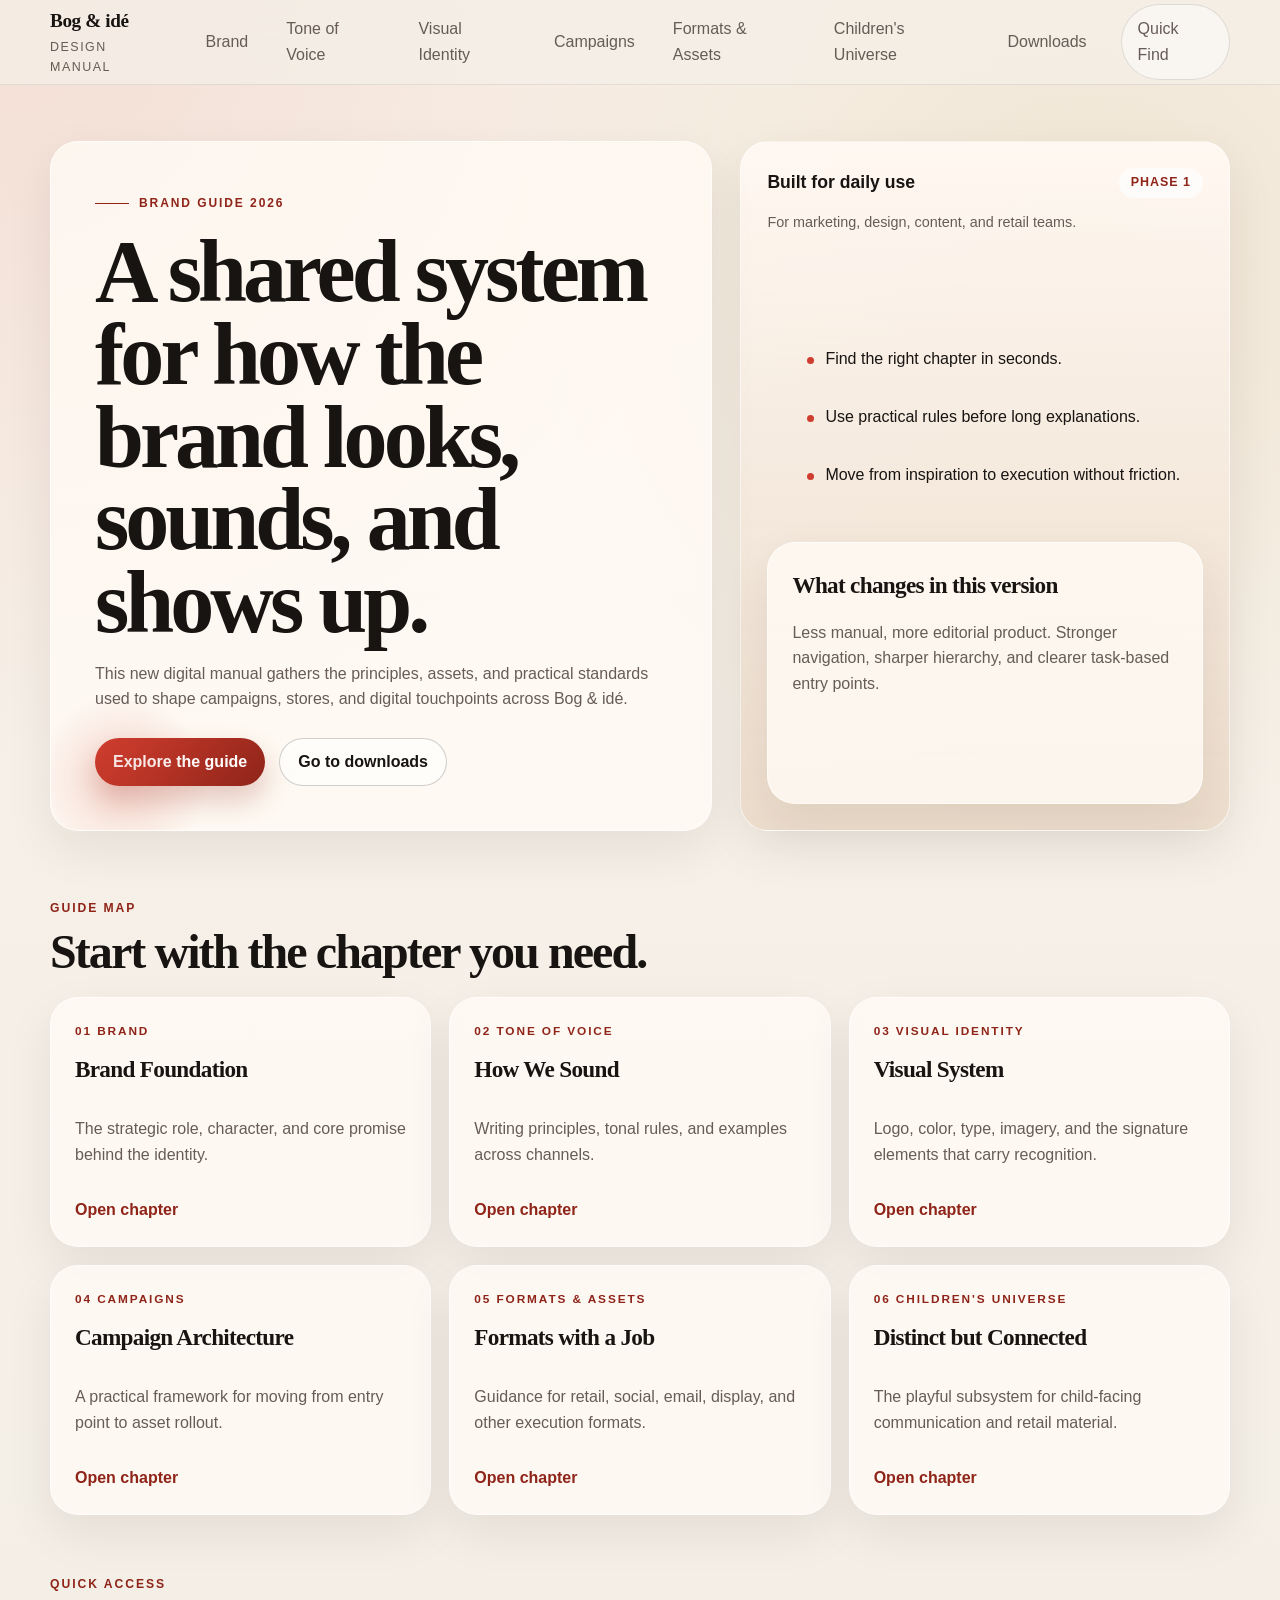
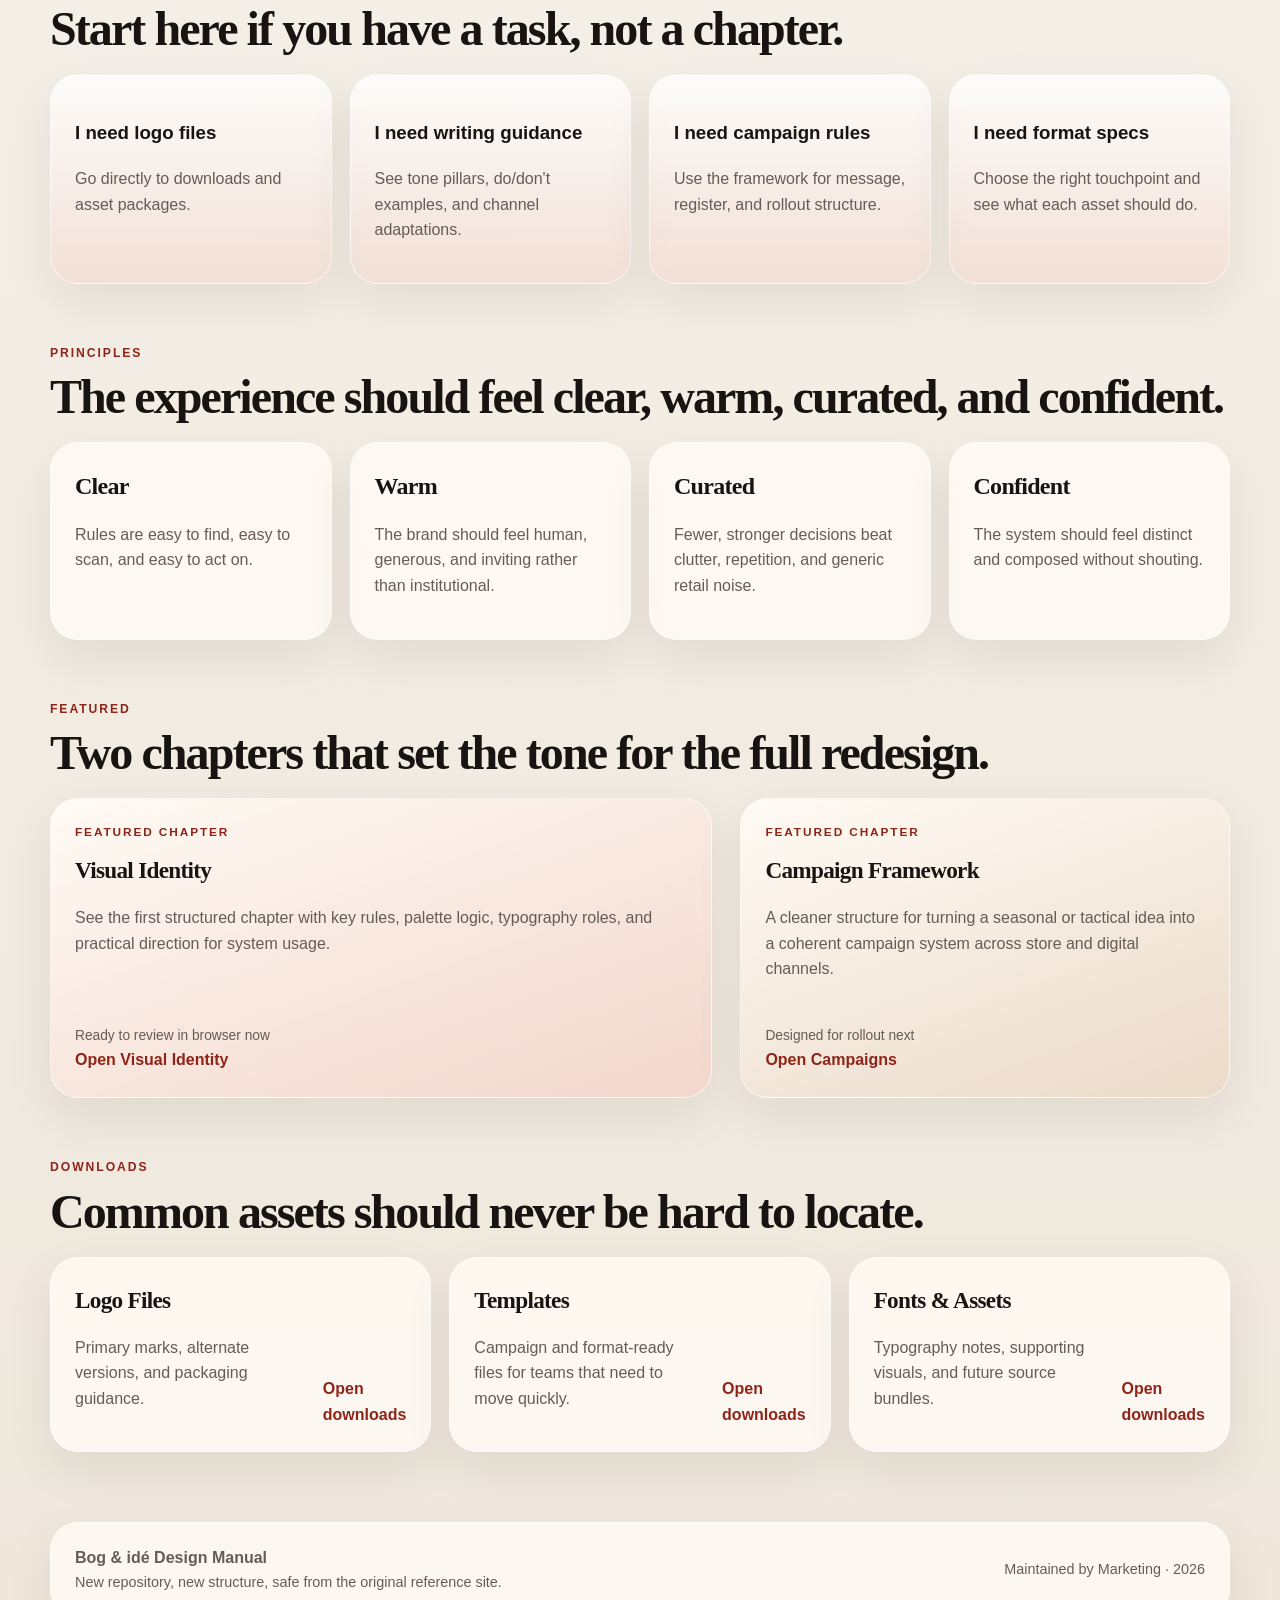
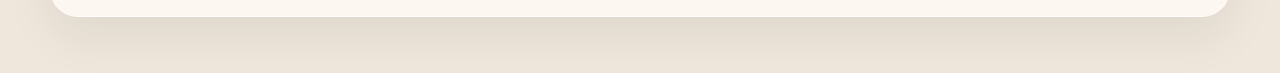
<file: index.html>
<!DOCTYPE html>
<html lang="da">
<head>
  <meta charset="UTF-8">
  <meta name="viewport" content="width=device-width, initial-scale=1.0">
  <title>Bog &amp; idé Design Manual</title>
  <meta name="description" content="Et nyt digitalt brand guide-univers for Bog & idé.">
  <link rel="stylesheet" href="styles.css">
</head>
<body>
  <header class="site-header">
    <div class="site-header-inner">
      <a class="brand-mark" href="index.html">
        <strong>Bog &amp; idé</strong>
        <span>Design Manual</span>
      </a>
      <nav class="site-nav" aria-label="Primary">
        <a href="brand.html">Brand</a>
        <a href="tone-of-voice.html">Tone of Voice</a>
        <a href="visual-identity.html">Visual Identity</a>
        <a href="campaigns.html">Campaigns</a>
        <a href="formats-assets.html">Formats &amp; Assets</a>
        <a href="childrens-universe.html">Children's Universe</a>
        <a href="downloads.html">Downloads</a>
      </nav>
      <div class="header-actions">
        <a class="quick-find" href="#start-here">Quick Find</a>
        <button class="menu-toggle" type="button" data-menu-toggle aria-expanded="false" aria-controls="mobile-nav">Menu</button>
      </div>
    </div>
    <div class="site-header-inner mobile-nav" id="mobile-nav" data-mobile-nav>
      <a href="brand.html">Brand</a>
      <a href="tone-of-voice.html">Tone of Voice</a>
      <a href="visual-identity.html">Visual Identity</a>
      <a href="campaigns.html">Campaigns</a>
      <a href="formats-assets.html">Formats &amp; Assets</a>
      <a href="childrens-universe.html">Children's Universe</a>
      <a href="downloads.html">Downloads</a>
    </div>
  </header>

  <main>
    <section class="hero shell">
      <div class="hero-grid">
        <div class="hero-copy">
          <div class="eyebrow">Brand Guide 2026</div>
          <h1 class="hero-title">A shared system for how the brand looks, sounds, and shows up.</h1>
          <p>This new digital manual gathers the principles, assets, and practical standards used to shape campaigns, stores, and digital touchpoints across Bog &amp; idé.</p>
          <div class="hero-actions">
            <a class="btn" href="visual-identity.html">Explore the guide</a>
            <a class="btn-secondary" href="downloads.html">Go to downloads</a>
          </div>
        </div>
        <aside class="hero-panel">
          <div class="hero-panel-top">
            <div>
              <strong>Built for daily use</strong>
              <p class="muted small">For marketing, design, content, and retail teams.</p>
            </div>
            <span class="pill">Phase 1</span>
          </div>
          <ul class="panel-list">
            <li>Find the right chapter in seconds.</li>
            <li>Use practical rules before long explanations.</li>
            <li>Move from inspiration to execution without friction.</li>
          </ul>
          <div class="topic-panel">
            <h3>What changes in this version</h3>
            <p>Less manual, more editorial product. Stronger navigation, sharper hierarchy, and clearer task-based entry points.</p>
          </div>
        </aside>
      </div>
    </section>

    <section class="shell">
      <div class="section-head">
        <div>
          <div class="kicker">Guide Map</div>
          <h2 class="section-title">Start with the chapter you need.</h2>
        </div>
      </div>
      <div class="card-grid three">
        <a class="chapter-card" href="brand.html">
          <div class="chapter-number">01 Brand</div>
          <h3>Brand Foundation</h3>
          <p>The strategic role, character, and core promise behind the identity.</p>
          <div class="link-row">Open chapter</div>
        </a>
        <a class="chapter-card" href="tone-of-voice.html">
          <div class="chapter-number">02 Tone of Voice</div>
          <h3>How We Sound</h3>
          <p>Writing principles, tonal rules, and examples across channels.</p>
          <div class="link-row">Open chapter</div>
        </a>
        <a class="chapter-card" href="visual-identity.html">
          <div class="chapter-number">03 Visual Identity</div>
          <h3>Visual System</h3>
          <p>Logo, color, type, imagery, and the signature elements that carry recognition.</p>
          <div class="link-row">Open chapter</div>
        </a>
        <a class="chapter-card" href="campaigns.html">
          <div class="chapter-number">04 Campaigns</div>
          <h3>Campaign Architecture</h3>
          <p>A practical framework for moving from entry point to asset rollout.</p>
          <div class="link-row">Open chapter</div>
        </a>
        <a class="chapter-card" href="formats-assets.html">
          <div class="chapter-number">05 Formats &amp; Assets</div>
          <h3>Formats with a Job</h3>
          <p>Guidance for retail, social, email, display, and other execution formats.</p>
          <div class="link-row">Open chapter</div>
        </a>
        <a class="chapter-card" href="childrens-universe.html">
          <div class="chapter-number">06 Children's Universe</div>
          <h3>Distinct but Connected</h3>
          <p>The playful subsystem for child-facing communication and retail material.</p>
          <div class="link-row">Open chapter</div>
        </a>
      </div>
    </section>

    <section class="shell" id="start-here">
      <div class="section-head">
        <div>
          <div class="kicker">Quick Access</div>
          <h2 class="section-title">Start here if you have a task, not a chapter.</h2>
        </div>
      </div>
      <div class="card-grid four">
        <a class="task-card" href="downloads.html">
          <h3>I need logo files</h3>
          <p>Go directly to downloads and asset packages.</p>
        </a>
        <a class="task-card" href="tone-of-voice.html">
          <h3>I need writing guidance</h3>
          <p>See tone pillars, do/don't examples, and channel adaptations.</p>
        </a>
        <a class="task-card" href="campaigns.html">
          <h3>I need campaign rules</h3>
          <p>Use the framework for message, register, and rollout structure.</p>
        </a>
        <a class="task-card" href="formats-assets.html">
          <h3>I need format specs</h3>
          <p>Choose the right touchpoint and see what each asset should do.</p>
        </a>
      </div>
    </section>

    <section class="shell">
      <div class="section-head">
        <div>
          <div class="kicker">Principles</div>
          <h2 class="section-title">The experience should feel clear, warm, curated, and confident.</h2>
        </div>
      </div>
      <div class="card-grid four">
        <article class="principle-card">
          <strong>Clear</strong>
          <p>Rules are easy to find, easy to scan, and easy to act on.</p>
        </article>
        <article class="principle-card">
          <strong>Warm</strong>
          <p>The brand should feel human, generous, and inviting rather than institutional.</p>
        </article>
        <article class="principle-card">
          <strong>Curated</strong>
          <p>Fewer, stronger decisions beat clutter, repetition, and generic retail noise.</p>
        </article>
        <article class="principle-card">
          <strong>Confident</strong>
          <p>The system should feel distinct and composed without shouting.</p>
        </article>
      </div>
    </section>

    <section class="shell">
      <div class="section-head">
        <div>
          <div class="kicker">Featured</div>
          <h2 class="section-title">Two chapters that set the tone for the full redesign.</h2>
        </div>
      </div>
      <div class="two-col">
        <article class="feature-card visual">
          <div>
            <div class="chapter-number">Featured Chapter</div>
            <h3>Visual Identity</h3>
            <p>See the first structured chapter with key rules, palette logic, typography roles, and practical direction for system usage.</p>
          </div>
          <div>
            <div class="mini-stat">Ready to review in browser now</div>
            <div class="link-row"><a href="visual-identity.html">Open Visual Identity</a></div>
          </div>
        </article>
        <article class="feature-card campaign">
          <div>
            <div class="chapter-number">Featured Chapter</div>
            <h3>Campaign Framework</h3>
            <p>A cleaner structure for turning a seasonal or tactical idea into a coherent campaign system across store and digital channels.</p>
          </div>
          <div>
            <div class="mini-stat">Designed for rollout next</div>
            <div class="link-row"><a href="campaigns.html">Open Campaigns</a></div>
          </div>
        </article>
      </div>
    </section>

    <section class="shell">
      <div class="section-head">
        <div>
          <div class="kicker">Downloads</div>
          <h2 class="section-title">Common assets should never be hard to locate.</h2>
        </div>
      </div>
      <div class="card-grid three">
        <a class="download-card" href="downloads.html">
          <div>
            <h3>Logo Files</h3>
            <p>Primary marks, alternate versions, and packaging guidance.</p>
          </div>
          <div class="meta-link">Open downloads</div>
        </a>
        <a class="download-card" href="downloads.html">
          <div>
            <h3>Templates</h3>
            <p>Campaign and format-ready files for teams that need to move quickly.</p>
          </div>
          <div class="meta-link">Open downloads</div>
        </a>
        <a class="download-card" href="downloads.html">
          <div>
            <h3>Fonts &amp; Assets</h3>
            <p>Typography notes, supporting visuals, and future source bundles.</p>
          </div>
          <div class="meta-link">Open downloads</div>
        </a>
      </div>
    </section>
  </main>

  <footer class="footer shell">
    <div class="surface-card footer-card">
      <div>
        <strong>Bog &amp; idé Design Manual</strong>
        <div class="muted small">New repository, new structure, safe from the original reference site.</div>
      </div>
      <div class="muted small">Maintained by Marketing · <span data-year></span></div>
    </div>
  </footer>

  <script src="script.js"></script>
</body>
</html>
</file>
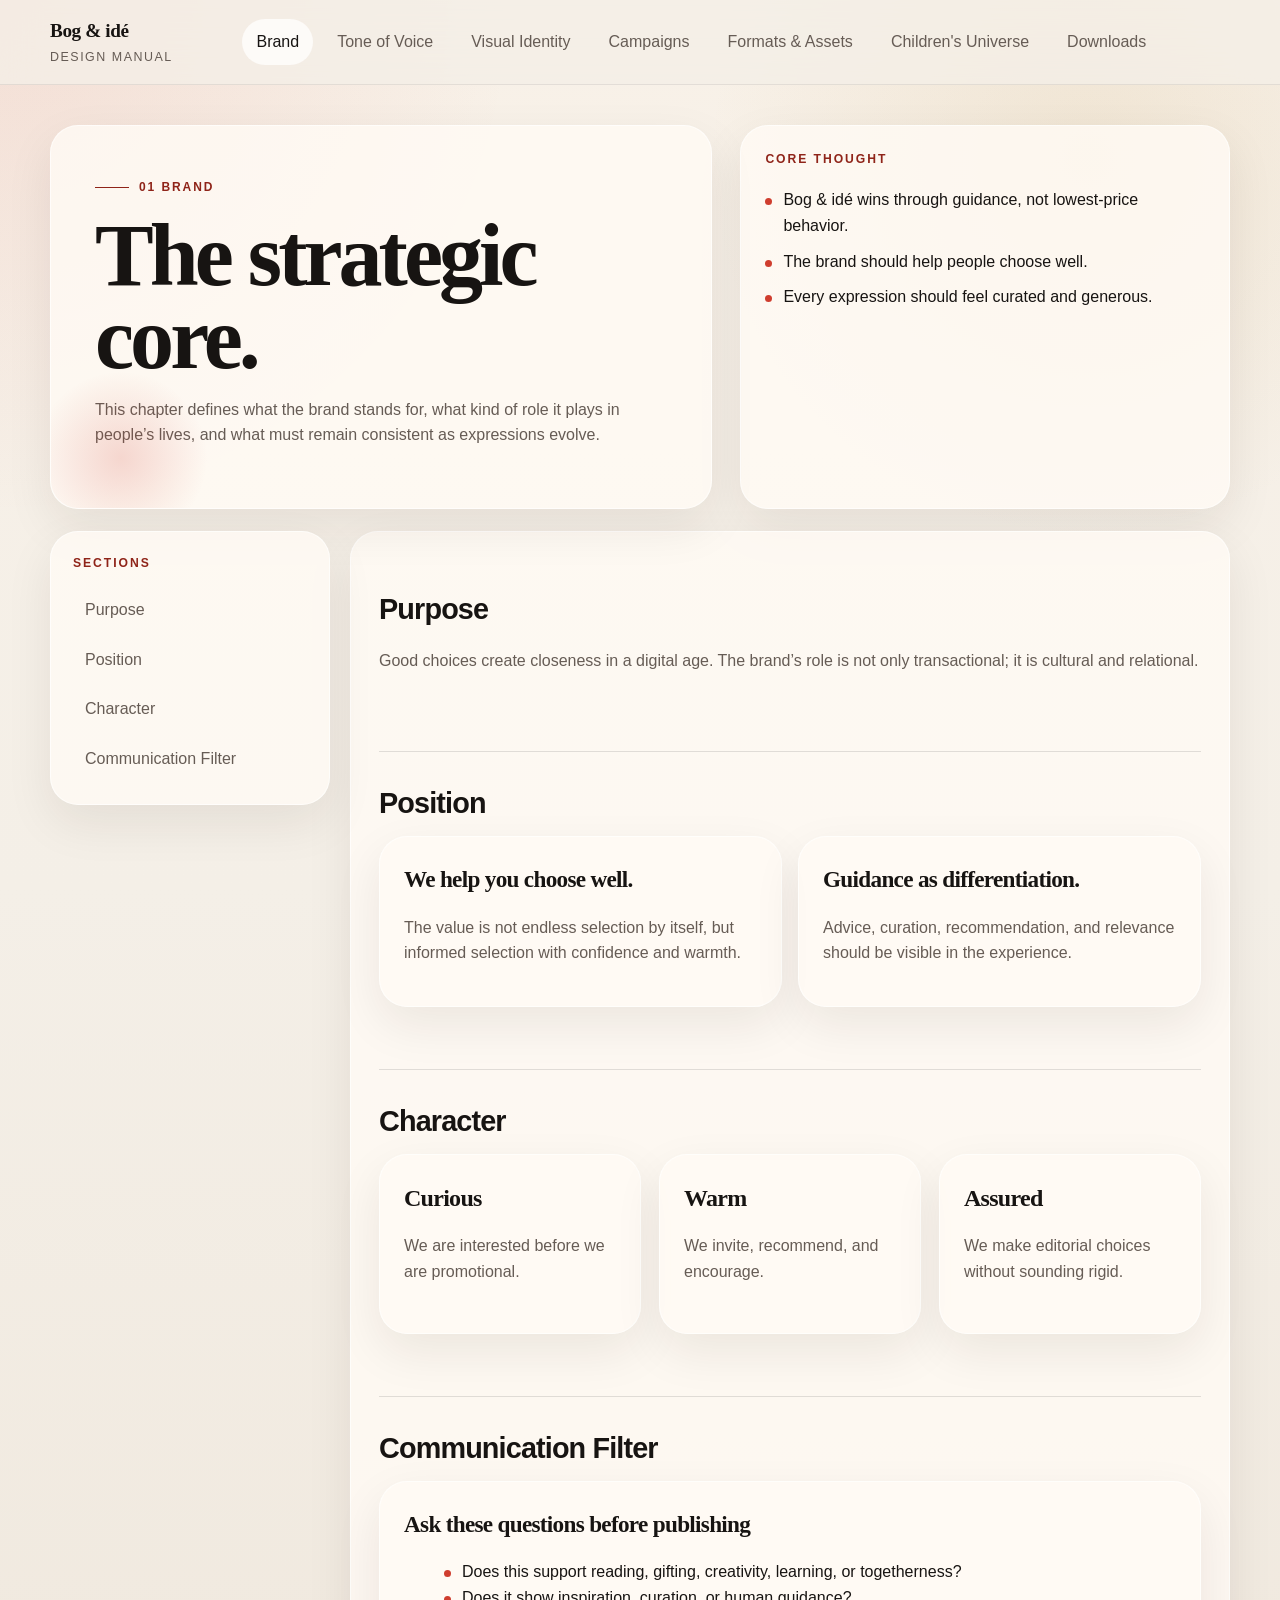
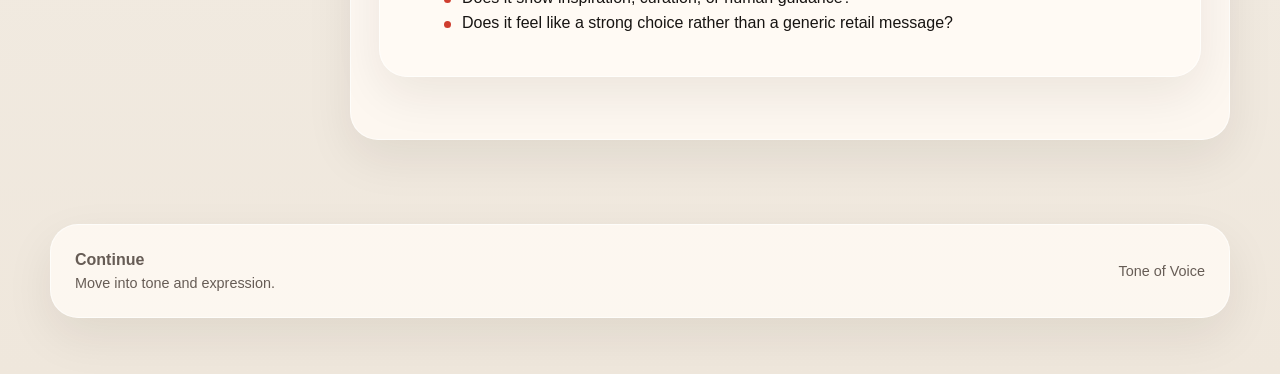
<file: brand.html>
<!DOCTYPE html>
<html lang="da">
<head>
  <meta charset="UTF-8">
  <meta name="viewport" content="width=device-width, initial-scale=1.0">
  <title>Brand · Bog &amp; idé Design Manual</title>
  <link rel="stylesheet" href="styles.css">
</head>
<body>
  <header class="site-header">
    <div class="site-header-inner">
      <a class="brand-mark" href="index.html"><strong>Bog &amp; idé</strong><span>Design Manual</span></a>
      <nav class="site-nav" aria-label="Primary">
        <a href="brand.html" aria-current="page">Brand</a>
        <a href="tone-of-voice.html">Tone of Voice</a>
        <a href="visual-identity.html">Visual Identity</a>
        <a href="campaigns.html">Campaigns</a>
        <a href="formats-assets.html">Formats &amp; Assets</a>
        <a href="childrens-universe.html">Children's Universe</a>
        <a href="downloads.html">Downloads</a>
      </nav>
      <div class="header-actions"><button class="menu-toggle" type="button" data-menu-toggle aria-expanded="false" aria-controls="mobile-nav">Menu</button></div>
    </div>
    <div class="site-header-inner mobile-nav" id="mobile-nav" data-mobile-nav>
      <a href="brand.html">Brand</a><a href="tone-of-voice.html">Tone of Voice</a><a href="visual-identity.html">Visual Identity</a><a href="campaigns.html">Campaigns</a><a href="formats-assets.html">Formats &amp; Assets</a><a href="childrens-universe.html">Children's Universe</a><a href="downloads.html">Downloads</a>
    </div>
  </header>
  <main class="shell">
    <section class="page-hero">
      <div class="page-hero-grid">
        <div class="page-hero-copy">
          <div class="eyebrow">01 Brand</div>
          <h1>The strategic core.</h1>
          <p>This chapter defines what the brand stands for, what kind of role it plays in people’s lives, and what must remain consistent as expressions evolve.</p>
        </div>
        <aside class="page-hero-side">
          <div class="kicker">Core Thought</div>
          <ul class="key-rule-list">
            <li>Bog &amp; idé wins through guidance, not lowest-price behavior.</li>
            <li>The brand should help people choose well.</li>
            <li>Every expression should feel curated and generous.</li>
          </ul>
        </aside>
      </div>
    </section>
    <div class="chapter-layout">
      <aside>
        <div class="kicker">Sections</div>
        <nav>
          <a href="#purpose">Purpose</a>
          <a href="#position">Position</a>
          <a href="#character">Character</a>
          <a href="#filter">Communication Filter</a>
        </nav>
      </aside>
      <main>
        <section class="content-section" id="purpose">
          <h2>Purpose</h2>
          <p class="section-intro">Good choices create closeness in a digital age. The brand’s role is not only transactional; it is cultural and relational.</p>
        </section>
        <section class="content-section" id="position">
          <h2>Position</h2>
          <div class="surface-grid two">
            <article class="editorial-card"><h3>We help you choose well.</h3><p>The value is not endless selection by itself, but informed selection with confidence and warmth.</p></article>
            <article class="editorial-card"><h3>Guidance as differentiation.</h3><p>Advice, curation, recommendation, and relevance should be visible in the experience.</p></article>
          </div>
        </section>
        <section class="content-section" id="character">
          <h2>Character</h2>
          <div class="card-grid three">
            <article class="principle-card"><strong>Curious</strong><p>We are interested before we are promotional.</p></article>
            <article class="principle-card"><strong>Warm</strong><p>We invite, recommend, and encourage.</p></article>
            <article class="principle-card"><strong>Assured</strong><p>We make editorial choices without sounding rigid.</p></article>
          </div>
        </section>
        <section class="content-section" id="filter">
          <h2>Communication Filter</h2>
          <article class="rule-card">
            <h3>Ask these questions before publishing</h3>
            <ul class="simple-list">
              <li>Does this support reading, gifting, creativity, learning, or togetherness?</li>
              <li>Does it show inspiration, curation, or human guidance?</li>
              <li>Does it feel like a strong choice rather than a generic retail message?</li>
            </ul>
          </article>
        </section>
      </main>
    </div>
  </main>
  <footer class="footer shell"><div class="surface-card footer-card"><div><strong>Continue</strong><div class="muted small">Move into tone and expression.</div></div><div class="muted small"><a href="tone-of-voice.html">Tone of Voice</a></div></div></footer>
  <script src="script.js"></script>
</body>
</html>
</file>
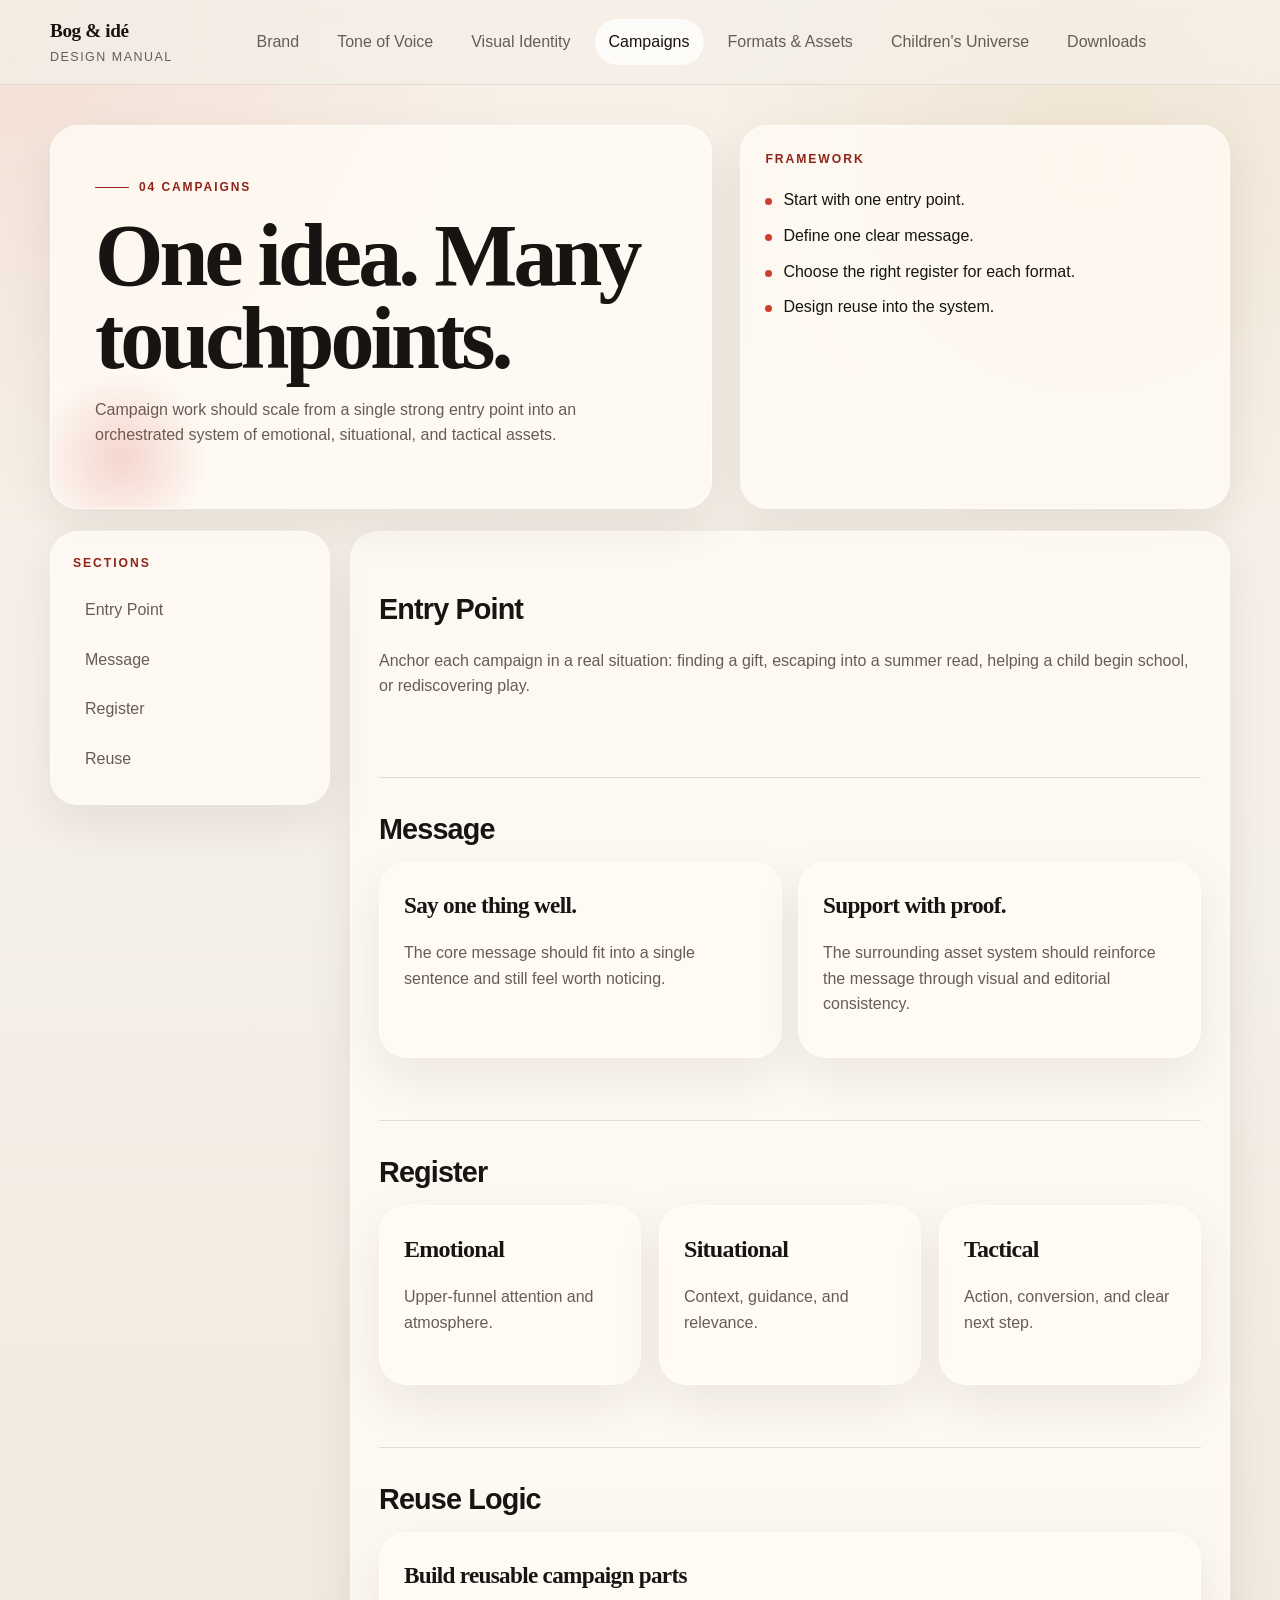
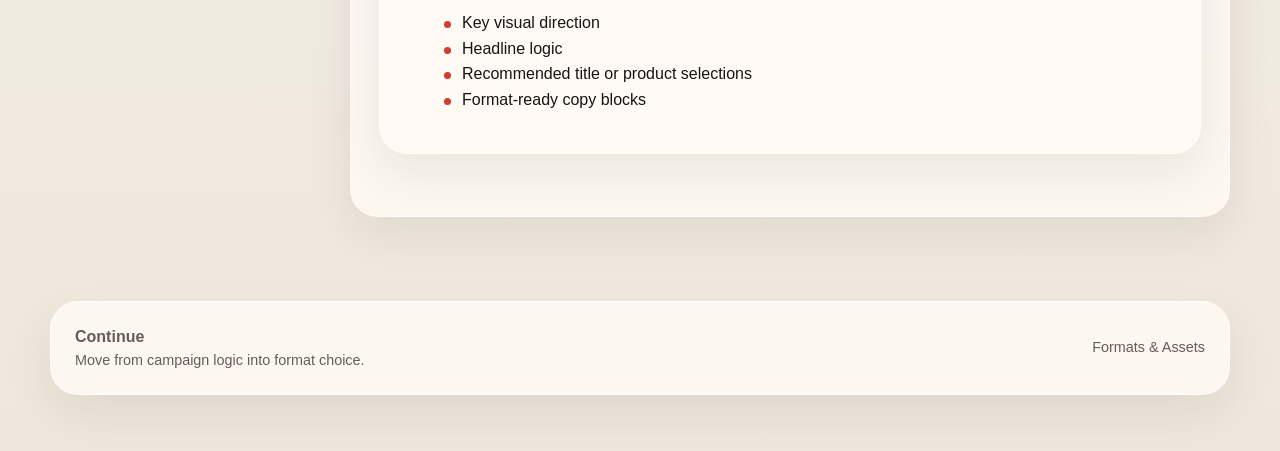
<file: campaigns.html>
<!DOCTYPE html>
<html lang="da">
<head>
  <meta charset="UTF-8">
  <meta name="viewport" content="width=device-width, initial-scale=1.0">
  <title>Campaigns · Bog &amp; idé Design Manual</title>
  <link rel="stylesheet" href="styles.css">
</head>
<body>
  <header class="site-header">
    <div class="site-header-inner">
      <a class="brand-mark" href="index.html"><strong>Bog &amp; idé</strong><span>Design Manual</span></a>
      <nav class="site-nav" aria-label="Primary">
        <a href="brand.html">Brand</a><a href="tone-of-voice.html">Tone of Voice</a><a href="visual-identity.html">Visual Identity</a><a href="campaigns.html" aria-current="page">Campaigns</a><a href="formats-assets.html">Formats &amp; Assets</a><a href="childrens-universe.html">Children's Universe</a><a href="downloads.html">Downloads</a>
      </nav>
      <div class="header-actions"><button class="menu-toggle" type="button" data-menu-toggle aria-expanded="false" aria-controls="mobile-nav">Menu</button></div>
    </div>
    <div class="site-header-inner mobile-nav" id="mobile-nav" data-mobile-nav>
      <a href="brand.html">Brand</a><a href="tone-of-voice.html">Tone of Voice</a><a href="visual-identity.html">Visual Identity</a><a href="campaigns.html">Campaigns</a><a href="formats-assets.html">Formats &amp; Assets</a><a href="childrens-universe.html">Children's Universe</a><a href="downloads.html">Downloads</a>
    </div>
  </header>
  <main class="shell">
    <section class="page-hero"><div class="page-hero-grid"><div class="page-hero-copy"><div class="eyebrow">04 Campaigns</div><h1>One idea. Many touchpoints.</h1><p>Campaign work should scale from a single strong entry point into an orchestrated system of emotional, situational, and tactical assets.</p></div><aside class="page-hero-side"><div class="kicker">Framework</div><ul class="key-rule-list"><li>Start with one entry point.</li><li>Define one clear message.</li><li>Choose the right register for each format.</li><li>Design reuse into the system.</li></ul></aside></div></section>
    <div class="chapter-layout"><aside><div class="kicker">Sections</div><nav><a href="#entry">Entry Point</a><a href="#message">Message</a><a href="#register">Register</a><a href="#reuse">Reuse</a></nav></aside><main>
      <section class="content-section" id="entry"><h2>Entry Point</h2><p class="section-intro">Anchor each campaign in a real situation: finding a gift, escaping into a summer read, helping a child begin school, or rediscovering play.</p></section>
      <section class="content-section" id="message"><h2>Message</h2><div class="surface-grid two"><article class="editorial-card"><h3>Say one thing well.</h3><p>The core message should fit into a single sentence and still feel worth noticing.</p></article><article class="editorial-card"><h3>Support with proof.</h3><p>The surrounding asset system should reinforce the message through visual and editorial consistency.</p></article></div></section>
      <section class="content-section" id="register"><h2>Register</h2><div class="card-grid three"><article class="principle-card"><strong>Emotional</strong><p>Upper-funnel attention and atmosphere.</p></article><article class="principle-card"><strong>Situational</strong><p>Context, guidance, and relevance.</p></article><article class="principle-card"><strong>Tactical</strong><p>Action, conversion, and clear next step.</p></article></div></section>
      <section class="content-section" id="reuse"><h2>Reuse Logic</h2><article class="rule-card"><h3>Build reusable campaign parts</h3><ul class="simple-list"><li>Key visual direction</li><li>Headline logic</li><li>Recommended title or product selections</li><li>Format-ready copy blocks</li></ul></article></section>
    </main></div>
  </main>
  <footer class="footer shell"><div class="surface-card footer-card"><div><strong>Continue</strong><div class="muted small">Move from campaign logic into format choice.</div></div><div class="muted small"><a href="formats-assets.html">Formats &amp; Assets</a></div></div></footer>
  <script src="script.js"></script>
</body>
</html>
</file>
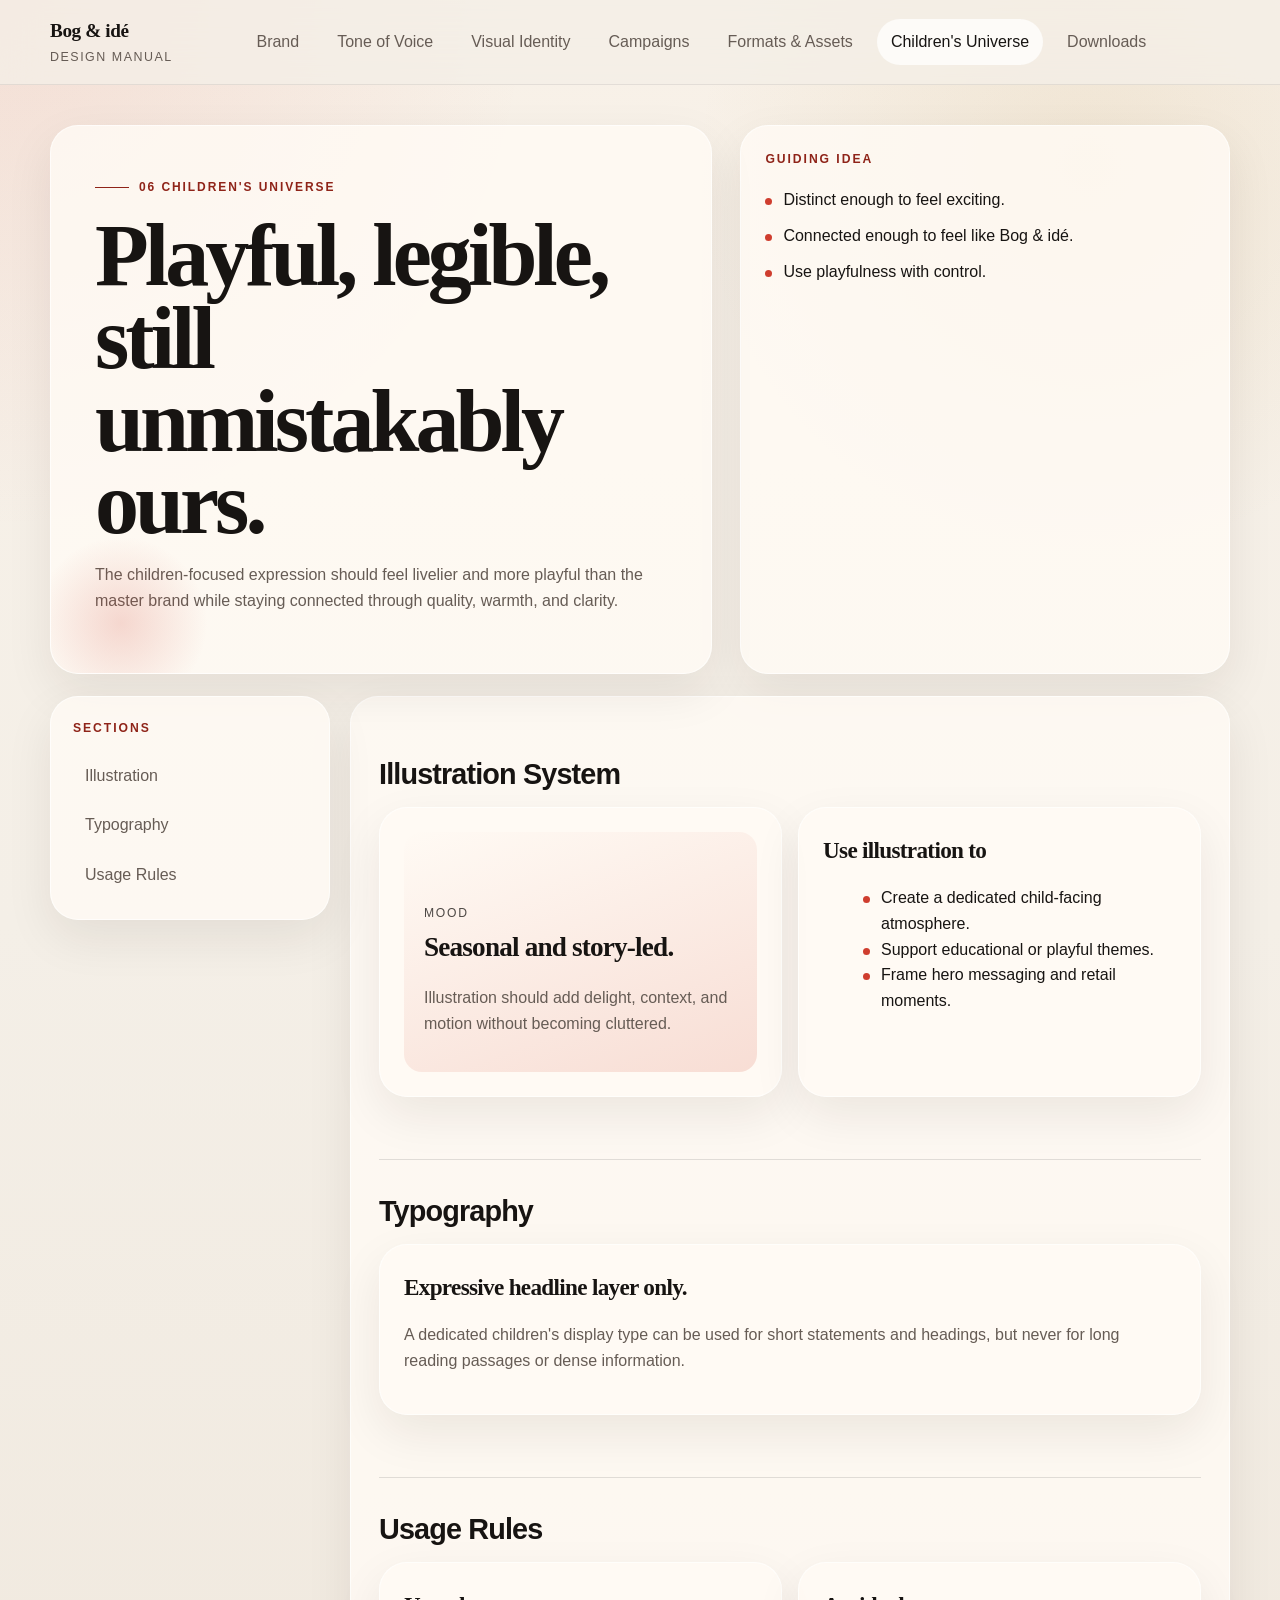
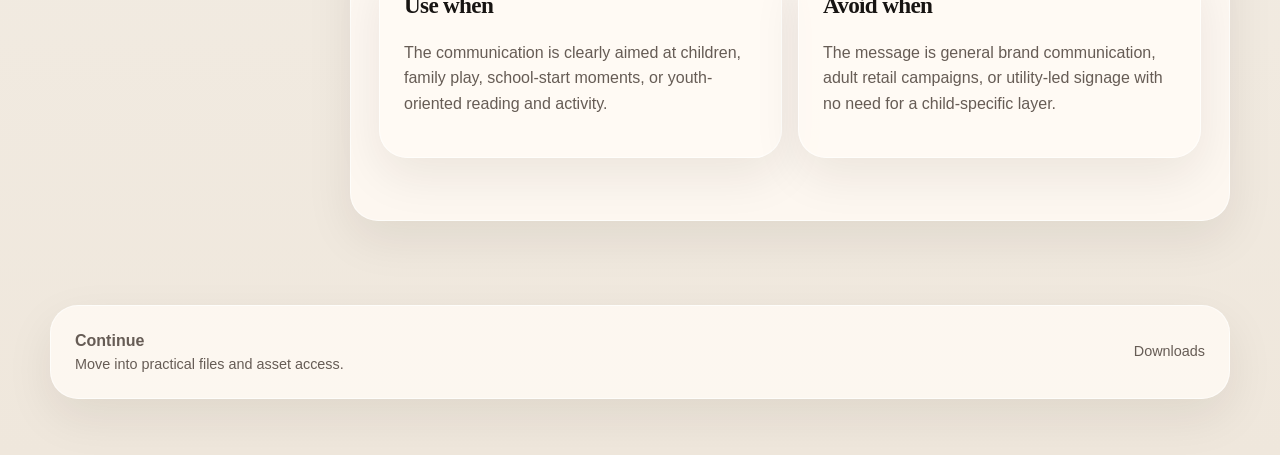
<file: childrens-universe.html>
<!DOCTYPE html>
<html lang="da">
<head>
  <meta charset="UTF-8">
  <meta name="viewport" content="width=device-width, initial-scale=1.0">
  <title>Children's Universe · Bog &amp; idé Design Manual</title>
  <link rel="stylesheet" href="styles.css">
</head>
<body>
  <header class="site-header">
    <div class="site-header-inner">
      <a class="brand-mark" href="index.html"><strong>Bog &amp; idé</strong><span>Design Manual</span></a>
      <nav class="site-nav" aria-label="Primary">
        <a href="brand.html">Brand</a><a href="tone-of-voice.html">Tone of Voice</a><a href="visual-identity.html">Visual Identity</a><a href="campaigns.html">Campaigns</a><a href="formats-assets.html">Formats &amp; Assets</a><a href="childrens-universe.html" aria-current="page">Children's Universe</a><a href="downloads.html">Downloads</a>
      </nav>
      <div class="header-actions"><button class="menu-toggle" type="button" data-menu-toggle aria-expanded="false" aria-controls="mobile-nav">Menu</button></div>
    </div>
    <div class="site-header-inner mobile-nav" id="mobile-nav" data-mobile-nav>
      <a href="brand.html">Brand</a><a href="tone-of-voice.html">Tone of Voice</a><a href="visual-identity.html">Visual Identity</a><a href="campaigns.html">Campaigns</a><a href="formats-assets.html">Formats &amp; Assets</a><a href="childrens-universe.html">Children's Universe</a><a href="downloads.html">Downloads</a>
    </div>
  </header>
  <main class="shell">
    <section class="page-hero"><div class="page-hero-grid"><div class="page-hero-copy"><div class="eyebrow">06 Children's Universe</div><h1>Playful, legible, still unmistakably ours.</h1><p>The children-focused expression should feel livelier and more playful than the master brand while staying connected through quality, warmth, and clarity.</p></div><aside class="page-hero-side"><div class="kicker">Guiding Idea</div><ul class="key-rule-list"><li>Distinct enough to feel exciting.</li><li>Connected enough to feel like Bog &amp; idé.</li><li>Use playfulness with control.</li></ul></aside></div></section>
    <div class="chapter-layout"><aside><div class="kicker">Sections</div><nav><a href="#illustration">Illustration</a><a href="#type">Typography</a><a href="#usage">Usage Rules</a></nav></aside><main>
      <section class="content-section" id="illustration"><h2>Illustration System</h2><div class="surface-grid two"><article class="rule-card"><div class="example-frame light"><div class="example-tag">Mood</div><h3>Seasonal and story-led.</h3><p>Illustration should add delight, context, and motion without becoming cluttered.</p></div></article><article class="rule-card"><h3>Use illustration to</h3><ul class="simple-list"><li>Create a dedicated child-facing atmosphere.</li><li>Support educational or playful themes.</li><li>Frame hero messaging and retail moments.</li></ul></article></div></section>
      <section class="content-section" id="type"><h2>Typography</h2><article class="editorial-card"><h3>Expressive headline layer only.</h3><p>A dedicated children's display type can be used for short statements and headings, but never for long reading passages or dense information.</p></article></section>
      <section class="content-section" id="usage"><h2>Usage Rules</h2><div class="surface-grid two"><article class="asset-card"><h3>Use when</h3><p>The communication is clearly aimed at children, family play, school-start moments, or youth-oriented reading and activity.</p></article><article class="asset-card"><h3>Avoid when</h3><p>The message is general brand communication, adult retail campaigns, or utility-led signage with no need for a child-specific layer.</p></article></div></section>
    </main></div>
  </main>
  <footer class="footer shell"><div class="surface-card footer-card"><div><strong>Continue</strong><div class="muted small">Move into practical files and asset access.</div></div><div class="muted small"><a href="downloads.html">Downloads</a></div></div></footer>
  <script src="script.js"></script>
</body>
</html>
</file>
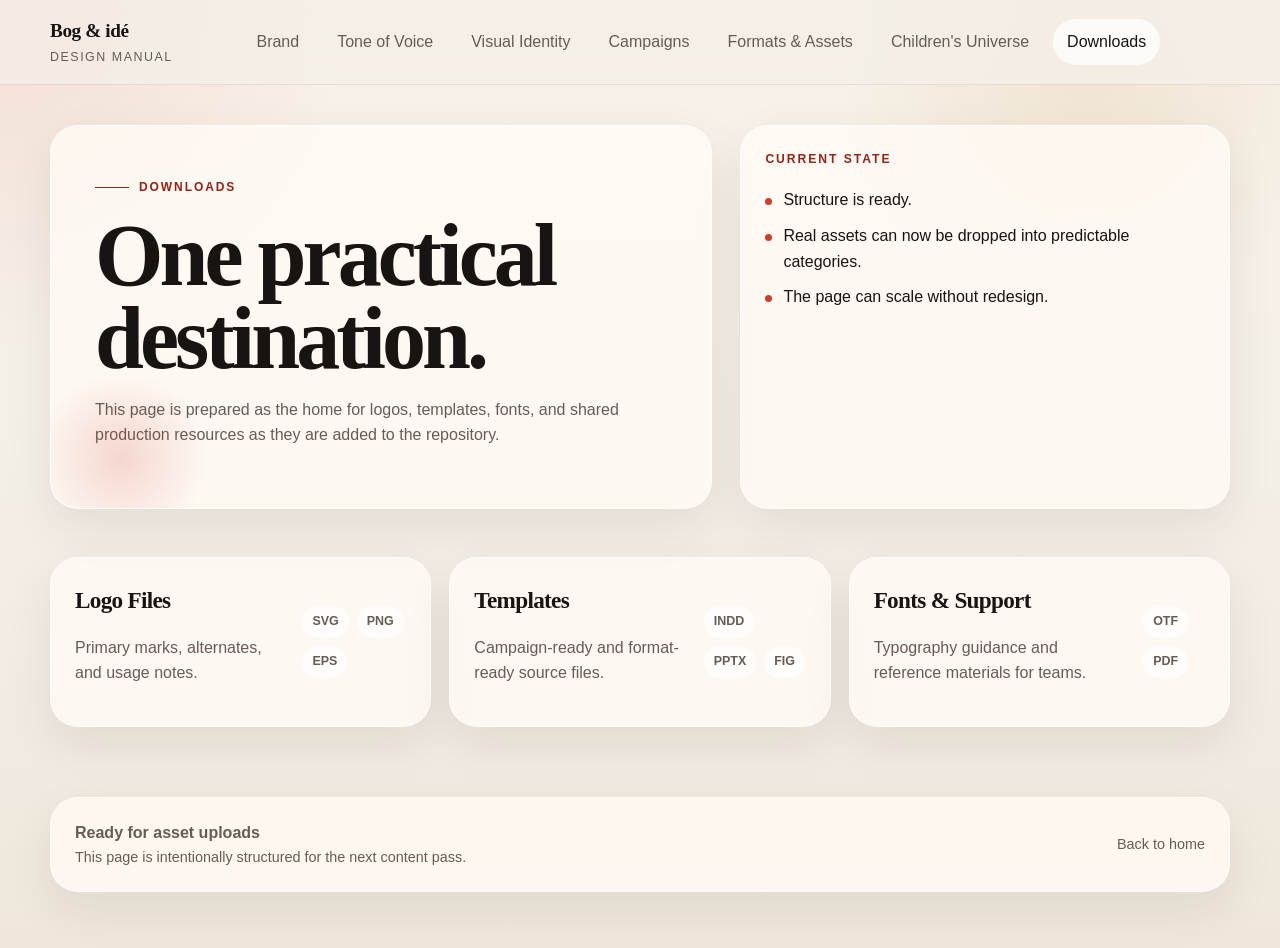
<file: downloads.html>
<!DOCTYPE html>
<html lang="da">
<head>
  <meta charset="UTF-8">
  <meta name="viewport" content="width=device-width, initial-scale=1.0">
  <title>Downloads · Bog &amp; idé Design Manual</title>
  <link rel="stylesheet" href="styles.css">
</head>
<body>
  <header class="site-header">
    <div class="site-header-inner">
      <a class="brand-mark" href="index.html"><strong>Bog &amp; idé</strong><span>Design Manual</span></a>
      <nav class="site-nav" aria-label="Primary">
        <a href="brand.html">Brand</a><a href="tone-of-voice.html">Tone of Voice</a><a href="visual-identity.html">Visual Identity</a><a href="campaigns.html">Campaigns</a><a href="formats-assets.html">Formats &amp; Assets</a><a href="childrens-universe.html">Children's Universe</a><a href="downloads.html" aria-current="page">Downloads</a>
      </nav>
      <div class="header-actions"><button class="menu-toggle" type="button" data-menu-toggle aria-expanded="false" aria-controls="mobile-nav">Menu</button></div>
    </div>
    <div class="site-header-inner mobile-nav" id="mobile-nav" data-mobile-nav>
      <a href="brand.html">Brand</a><a href="tone-of-voice.html">Tone of Voice</a><a href="visual-identity.html">Visual Identity</a><a href="campaigns.html">Campaigns</a><a href="formats-assets.html">Formats &amp; Assets</a><a href="childrens-universe.html">Children's Universe</a><a href="downloads.html">Downloads</a>
    </div>
  </header>
  <main class="shell">
    <section class="page-hero"><div class="page-hero-grid"><div class="page-hero-copy"><div class="eyebrow">Downloads</div><h1>One practical destination.</h1><p>This page is prepared as the home for logos, templates, fonts, and shared production resources as they are added to the repository.</p></div><aside class="page-hero-side"><div class="kicker">Current State</div><ul class="key-rule-list"><li>Structure is ready.</li><li>Real assets can now be dropped into predictable categories.</li><li>The page can scale without redesign.</li></ul></aside></div></section>
    <section>
      <div class="card-grid three">
        <article class="download-card"><div><h3>Logo Files</h3><p>Primary marks, alternates, and usage notes.</p></div><div class="download-meta"><span class="token">SVG</span><span class="token">PNG</span><span class="token">EPS</span></div></article>
        <article class="download-card"><div><h3>Templates</h3><p>Campaign-ready and format-ready source files.</p></div><div class="download-meta"><span class="token">INDD</span><span class="token">PPTX</span><span class="token">FIG</span></div></article>
        <article class="download-card"><div><h3>Fonts &amp; Support</h3><p>Typography guidance and reference materials for teams.</p></div><div class="download-meta"><span class="token">OTF</span><span class="token">PDF</span></div></article>
      </div>
    </section>
  </main>
  <footer class="footer shell"><div class="surface-card footer-card"><div><strong>Ready for asset uploads</strong><div class="muted small">This page is intentionally structured for the next content pass.</div></div><div class="muted small"><a href="index.html">Back to home</a></div></div></footer>
  <script src="script.js"></script>
</body>
</html>
</file>
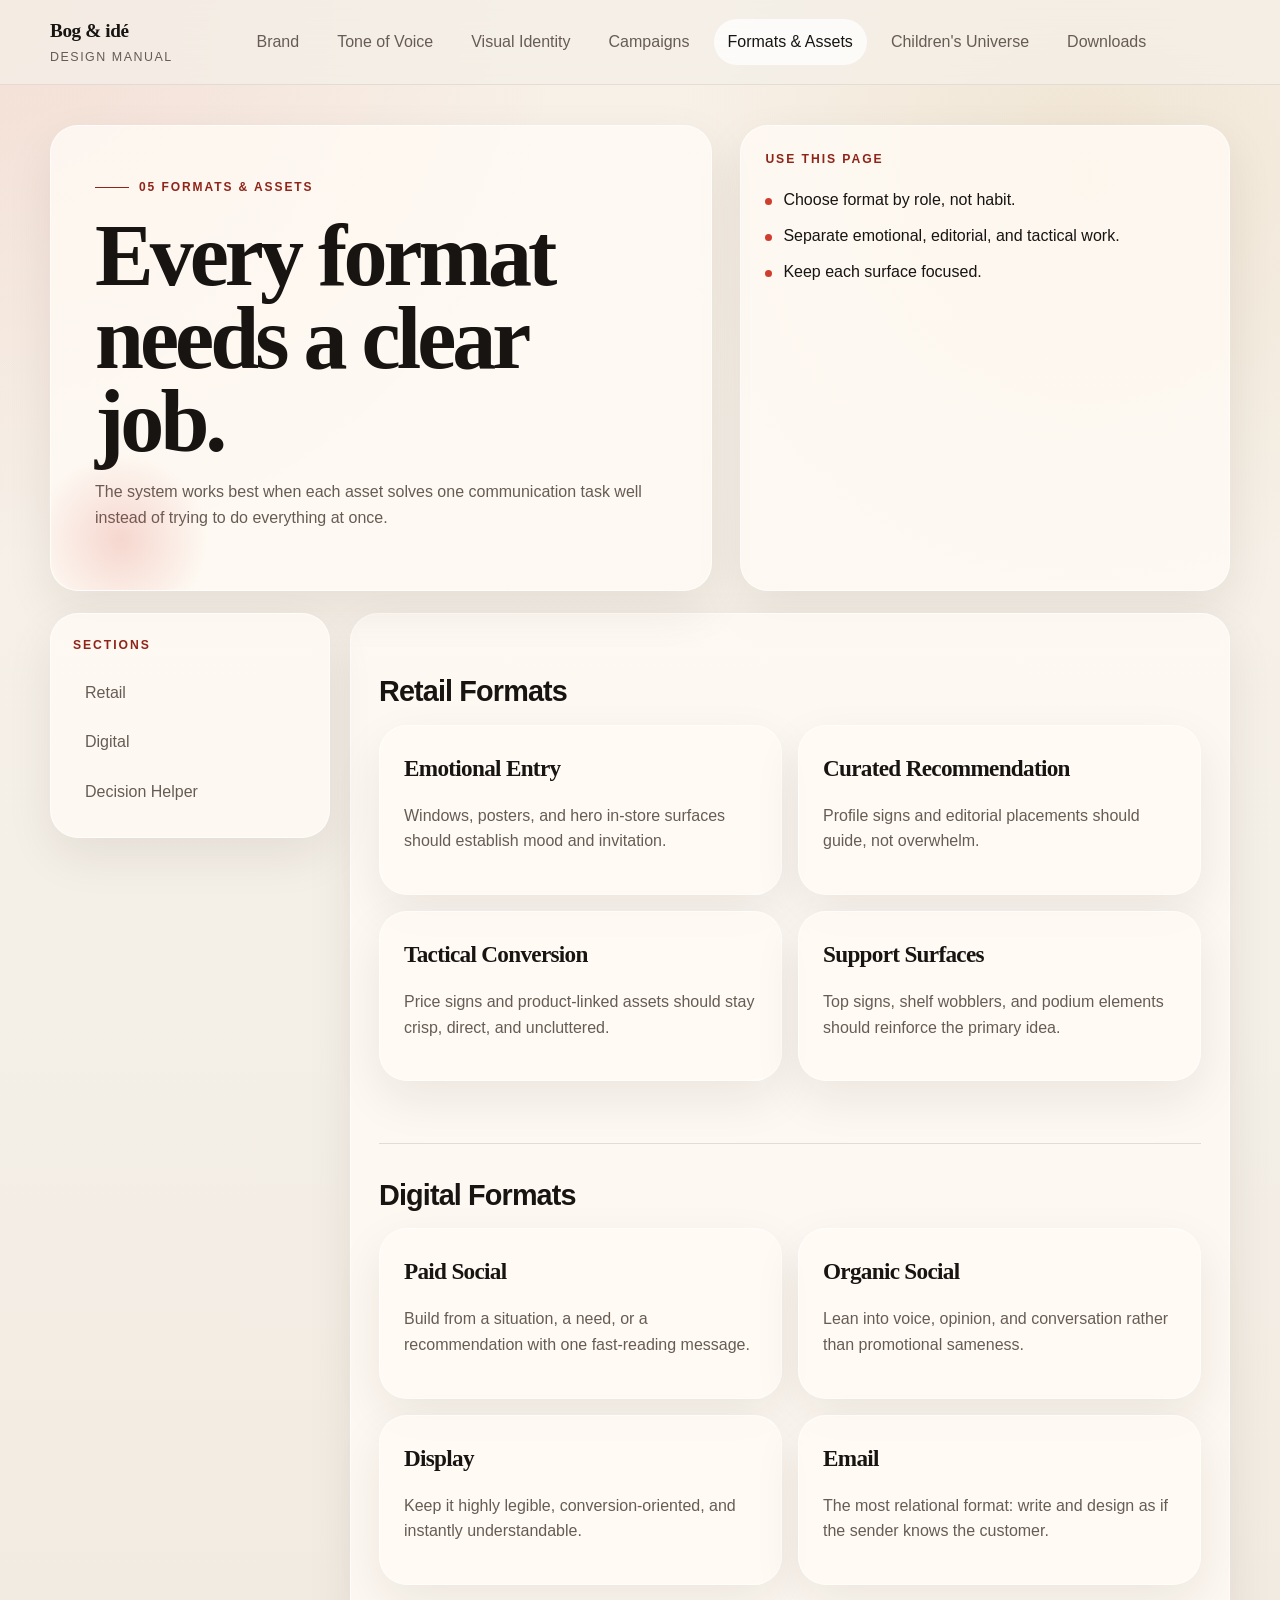
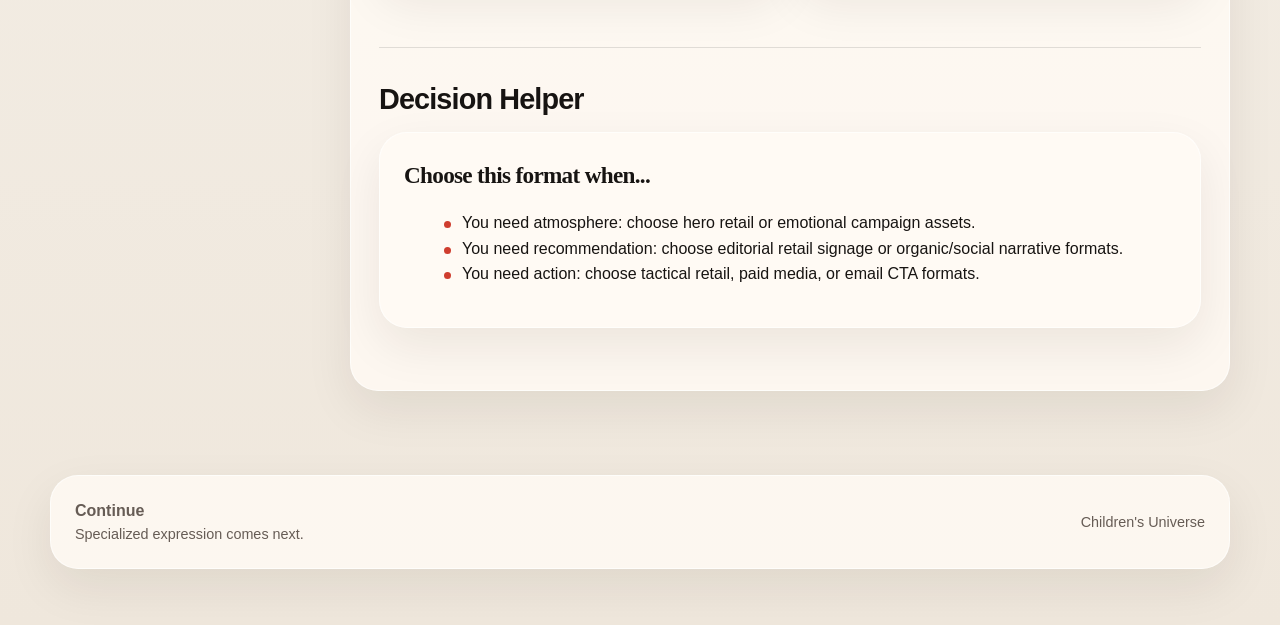
<file: formats-assets.html>
<!DOCTYPE html>
<html lang="da">
<head>
  <meta charset="UTF-8">
  <meta name="viewport" content="width=device-width, initial-scale=1.0">
  <title>Formats &amp; Assets · Bog &amp; idé Design Manual</title>
  <link rel="stylesheet" href="styles.css">
</head>
<body>
  <header class="site-header">
    <div class="site-header-inner">
      <a class="brand-mark" href="index.html"><strong>Bog &amp; idé</strong><span>Design Manual</span></a>
      <nav class="site-nav" aria-label="Primary">
        <a href="brand.html">Brand</a><a href="tone-of-voice.html">Tone of Voice</a><a href="visual-identity.html">Visual Identity</a><a href="campaigns.html">Campaigns</a><a href="formats-assets.html" aria-current="page">Formats &amp; Assets</a><a href="childrens-universe.html">Children's Universe</a><a href="downloads.html">Downloads</a>
      </nav>
      <div class="header-actions"><button class="menu-toggle" type="button" data-menu-toggle aria-expanded="false" aria-controls="mobile-nav">Menu</button></div>
    </div>
    <div class="site-header-inner mobile-nav" id="mobile-nav" data-mobile-nav>
      <a href="brand.html">Brand</a><a href="tone-of-voice.html">Tone of Voice</a><a href="visual-identity.html">Visual Identity</a><a href="campaigns.html">Campaigns</a><a href="formats-assets.html">Formats &amp; Assets</a><a href="childrens-universe.html">Children's Universe</a><a href="downloads.html">Downloads</a>
    </div>
  </header>
  <main class="shell">
    <section class="page-hero"><div class="page-hero-grid"><div class="page-hero-copy"><div class="eyebrow">05 Formats &amp; Assets</div><h1>Every format needs a clear job.</h1><p>The system works best when each asset solves one communication task well instead of trying to do everything at once.</p></div><aside class="page-hero-side"><div class="kicker">Use This Page</div><ul class="key-rule-list"><li>Choose format by role, not habit.</li><li>Separate emotional, editorial, and tactical work.</li><li>Keep each surface focused.</li></ul></aside></div></section>
    <div class="chapter-layout"><aside><div class="kicker">Sections</div><nav><a href="#retail">Retail</a><a href="#digital">Digital</a><a href="#decision">Decision Helper</a></nav></aside><main>
      <section class="content-section" id="retail"><h2>Retail Formats</h2><div class="surface-grid two"><article class="asset-card"><h3>Emotional Entry</h3><p>Windows, posters, and hero in-store surfaces should establish mood and invitation.</p></article><article class="asset-card"><h3>Curated Recommendation</h3><p>Profile signs and editorial placements should guide, not overwhelm.</p></article><article class="asset-card"><h3>Tactical Conversion</h3><p>Price signs and product-linked assets should stay crisp, direct, and uncluttered.</p></article><article class="asset-card"><h3>Support Surfaces</h3><p>Top signs, shelf wobblers, and podium elements should reinforce the primary idea.</p></article></div></section>
      <section class="content-section" id="digital"><h2>Digital Formats</h2><div class="surface-grid two"><article class="editorial-card"><h3>Paid Social</h3><p>Build from a situation, a need, or a recommendation with one fast-reading message.</p></article><article class="editorial-card"><h3>Organic Social</h3><p>Lean into voice, opinion, and conversation rather than promotional sameness.</p></article><article class="editorial-card"><h3>Display</h3><p>Keep it highly legible, conversion-oriented, and instantly understandable.</p></article><article class="editorial-card"><h3>Email</h3><p>The most relational format: write and design as if the sender knows the customer.</p></article></div></section>
      <section class="content-section" id="decision"><h2>Decision Helper</h2><article class="rule-card"><h3>Choose this format when...</h3><ul class="simple-list"><li>You need atmosphere: choose hero retail or emotional campaign assets.</li><li>You need recommendation: choose editorial retail signage or organic/social narrative formats.</li><li>You need action: choose tactical retail, paid media, or email CTA formats.</li></ul></article></section>
    </main></div>
  </main>
  <footer class="footer shell"><div class="surface-card footer-card"><div><strong>Continue</strong><div class="muted small">Specialized expression comes next.</div></div><div class="muted small"><a href="childrens-universe.html">Children's Universe</a></div></div></footer>
  <script src="script.js"></script>
</body>
</html>
</file>
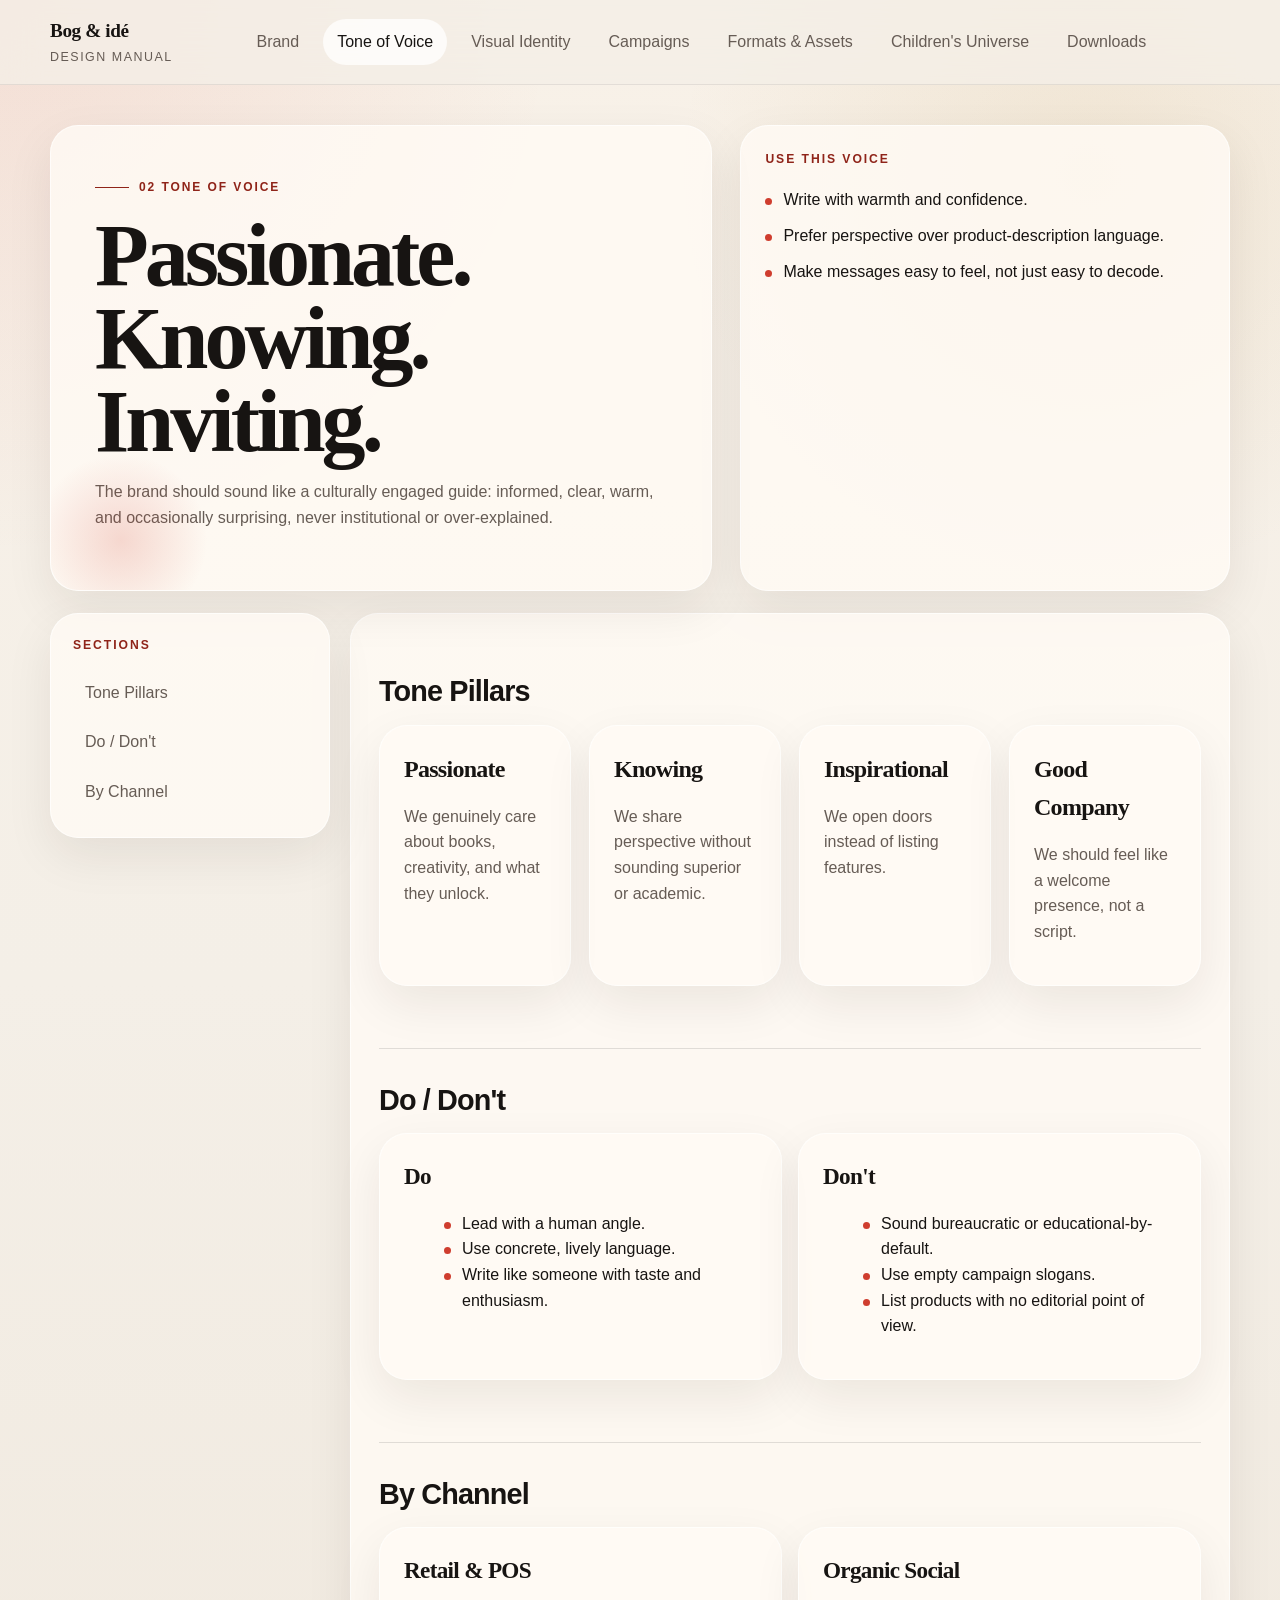
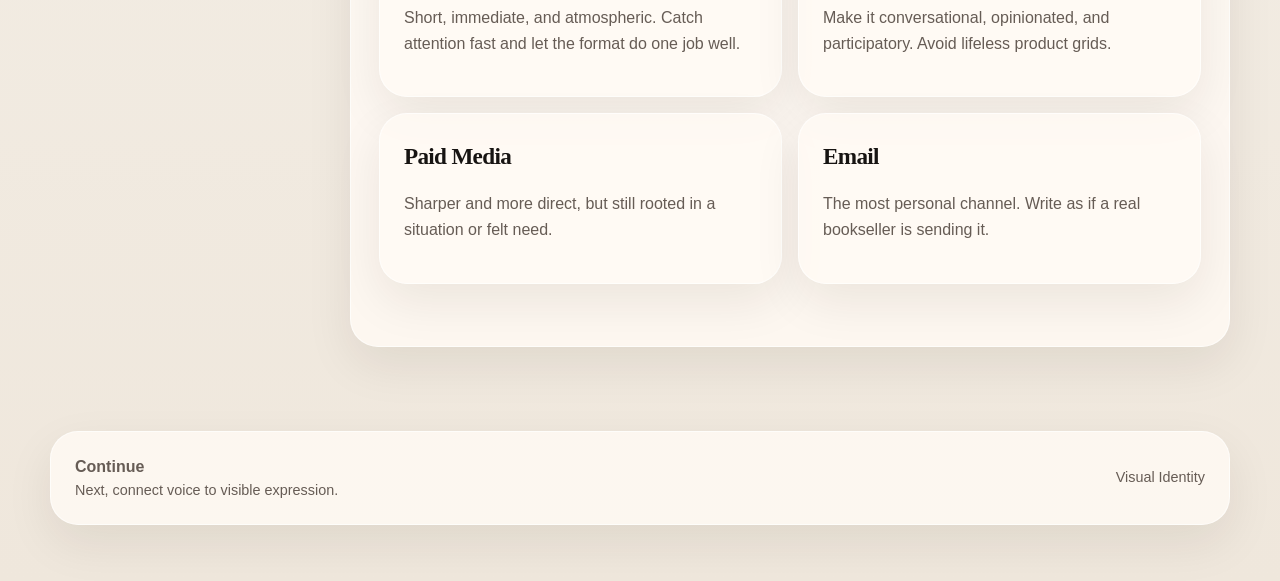
<file: tone-of-voice.html>
<!DOCTYPE html>
<html lang="da">
<head>
  <meta charset="UTF-8">
  <meta name="viewport" content="width=device-width, initial-scale=1.0">
  <title>Tone of Voice · Bog &amp; idé Design Manual</title>
  <link rel="stylesheet" href="styles.css">
</head>
<body>
  <header class="site-header">
    <div class="site-header-inner">
      <a class="brand-mark" href="index.html"><strong>Bog &amp; idé</strong><span>Design Manual</span></a>
      <nav class="site-nav" aria-label="Primary">
        <a href="brand.html">Brand</a>
        <a href="tone-of-voice.html" aria-current="page">Tone of Voice</a>
        <a href="visual-identity.html">Visual Identity</a>
        <a href="campaigns.html">Campaigns</a>
        <a href="formats-assets.html">Formats &amp; Assets</a>
        <a href="childrens-universe.html">Children's Universe</a>
        <a href="downloads.html">Downloads</a>
      </nav>
      <div class="header-actions"><button class="menu-toggle" type="button" data-menu-toggle aria-expanded="false" aria-controls="mobile-nav">Menu</button></div>
    </div>
    <div class="site-header-inner mobile-nav" id="mobile-nav" data-mobile-nav>
      <a href="brand.html">Brand</a><a href="tone-of-voice.html">Tone of Voice</a><a href="visual-identity.html">Visual Identity</a><a href="campaigns.html">Campaigns</a><a href="formats-assets.html">Formats &amp; Assets</a><a href="childrens-universe.html">Children's Universe</a><a href="downloads.html">Downloads</a>
    </div>
  </header>
  <main class="shell">
    <section class="page-hero">
      <div class="page-hero-grid">
        <div class="page-hero-copy">
          <div class="eyebrow">02 Tone of Voice</div>
          <h1>Passionate. Knowing. Inviting.</h1>
          <p>The brand should sound like a culturally engaged guide: informed, clear, warm, and occasionally surprising, never institutional or over-explained.</p>
        </div>
        <aside class="page-hero-side">
          <div class="kicker">Use This Voice</div>
          <ul class="key-rule-list">
            <li>Write with warmth and confidence.</li>
            <li>Prefer perspective over product-description language.</li>
            <li>Make messages easy to feel, not just easy to decode.</li>
          </ul>
        </aside>
      </div>
    </section>
    <div class="chapter-layout">
      <aside><div class="kicker">Sections</div><nav><a href="#pillars">Tone Pillars</a><a href="#dos">Do / Don't</a><a href="#channels">By Channel</a></nav></aside>
      <main>
        <section class="content-section" id="pillars">
          <h2>Tone Pillars</h2>
          <div class="card-grid four">
            <article class="principle-card"><strong>Passionate</strong><p>We genuinely care about books, creativity, and what they unlock.</p></article>
            <article class="principle-card"><strong>Knowing</strong><p>We share perspective without sounding superior or academic.</p></article>
            <article class="principle-card"><strong>Inspirational</strong><p>We open doors instead of listing features.</p></article>
            <article class="principle-card"><strong>Good Company</strong><p>We should feel like a welcome presence, not a script.</p></article>
          </div>
        </section>
        <section class="content-section" id="dos">
          <h2>Do / Don't</h2>
          <div class="surface-grid two">
            <article class="rule-card"><h3>Do</h3><ul class="simple-list"><li>Lead with a human angle.</li><li>Use concrete, lively language.</li><li>Write like someone with taste and enthusiasm.</li></ul></article>
            <article class="rule-card"><h3>Don't</h3><ul class="simple-list"><li>Sound bureaucratic or educational-by-default.</li><li>Use empty campaign slogans.</li><li>List products with no editorial point of view.</li></ul></article>
          </div>
        </section>
        <section class="content-section" id="channels">
          <h2>By Channel</h2>
          <div class="surface-grid two">
            <article class="editorial-card"><h3>Retail &amp; POS</h3><p>Short, immediate, and atmospheric. Catch attention fast and let the format do one job well.</p></article>
            <article class="editorial-card"><h3>Organic Social</h3><p>Make it conversational, opinionated, and participatory. Avoid lifeless product grids.</p></article>
            <article class="editorial-card"><h3>Paid Media</h3><p>Sharper and more direct, but still rooted in a situation or felt need.</p></article>
            <article class="editorial-card"><h3>Email</h3><p>The most personal channel. Write as if a real bookseller is sending it.</p></article>
          </div>
        </section>
      </main>
    </div>
  </main>
  <footer class="footer shell"><div class="surface-card footer-card"><div><strong>Continue</strong><div class="muted small">Next, connect voice to visible expression.</div></div><div class="muted small"><a href="visual-identity.html">Visual Identity</a></div></div></footer>
  <script src="script.js"></script>
</body>
</html>
</file>
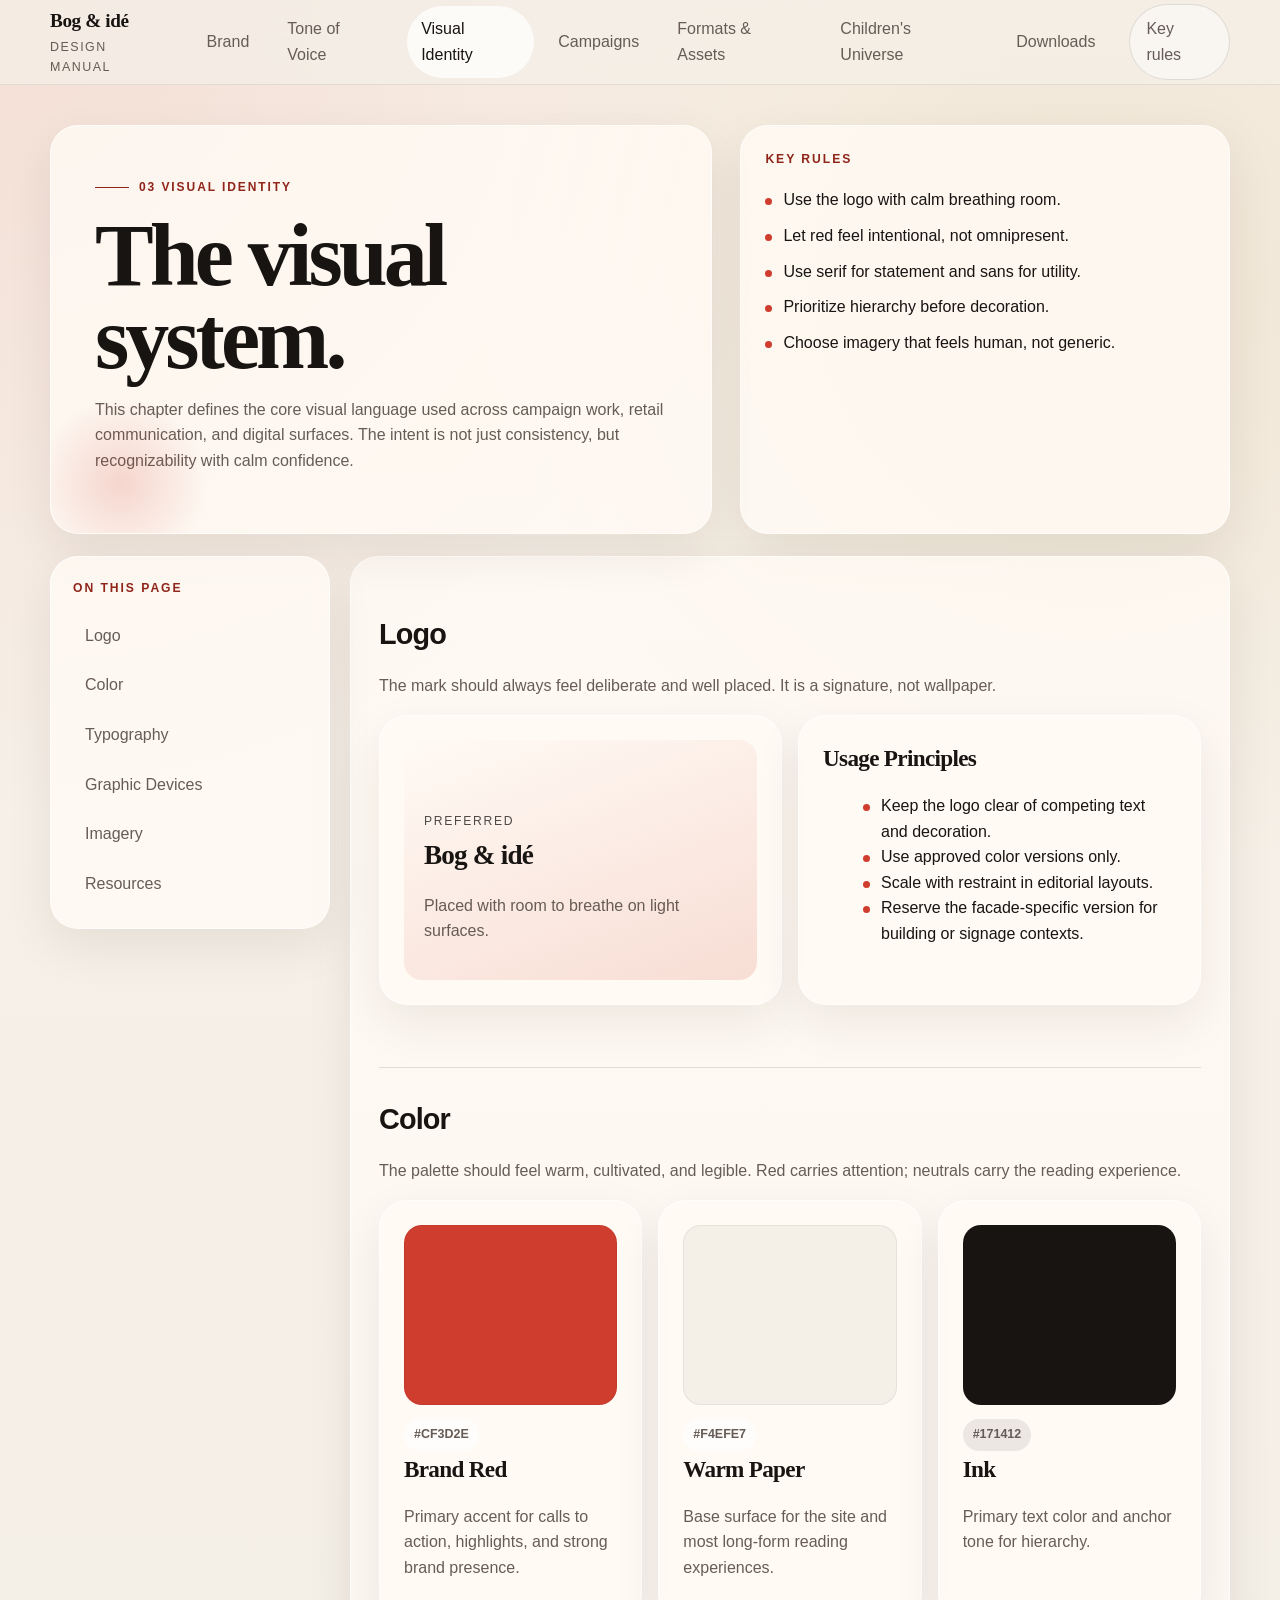
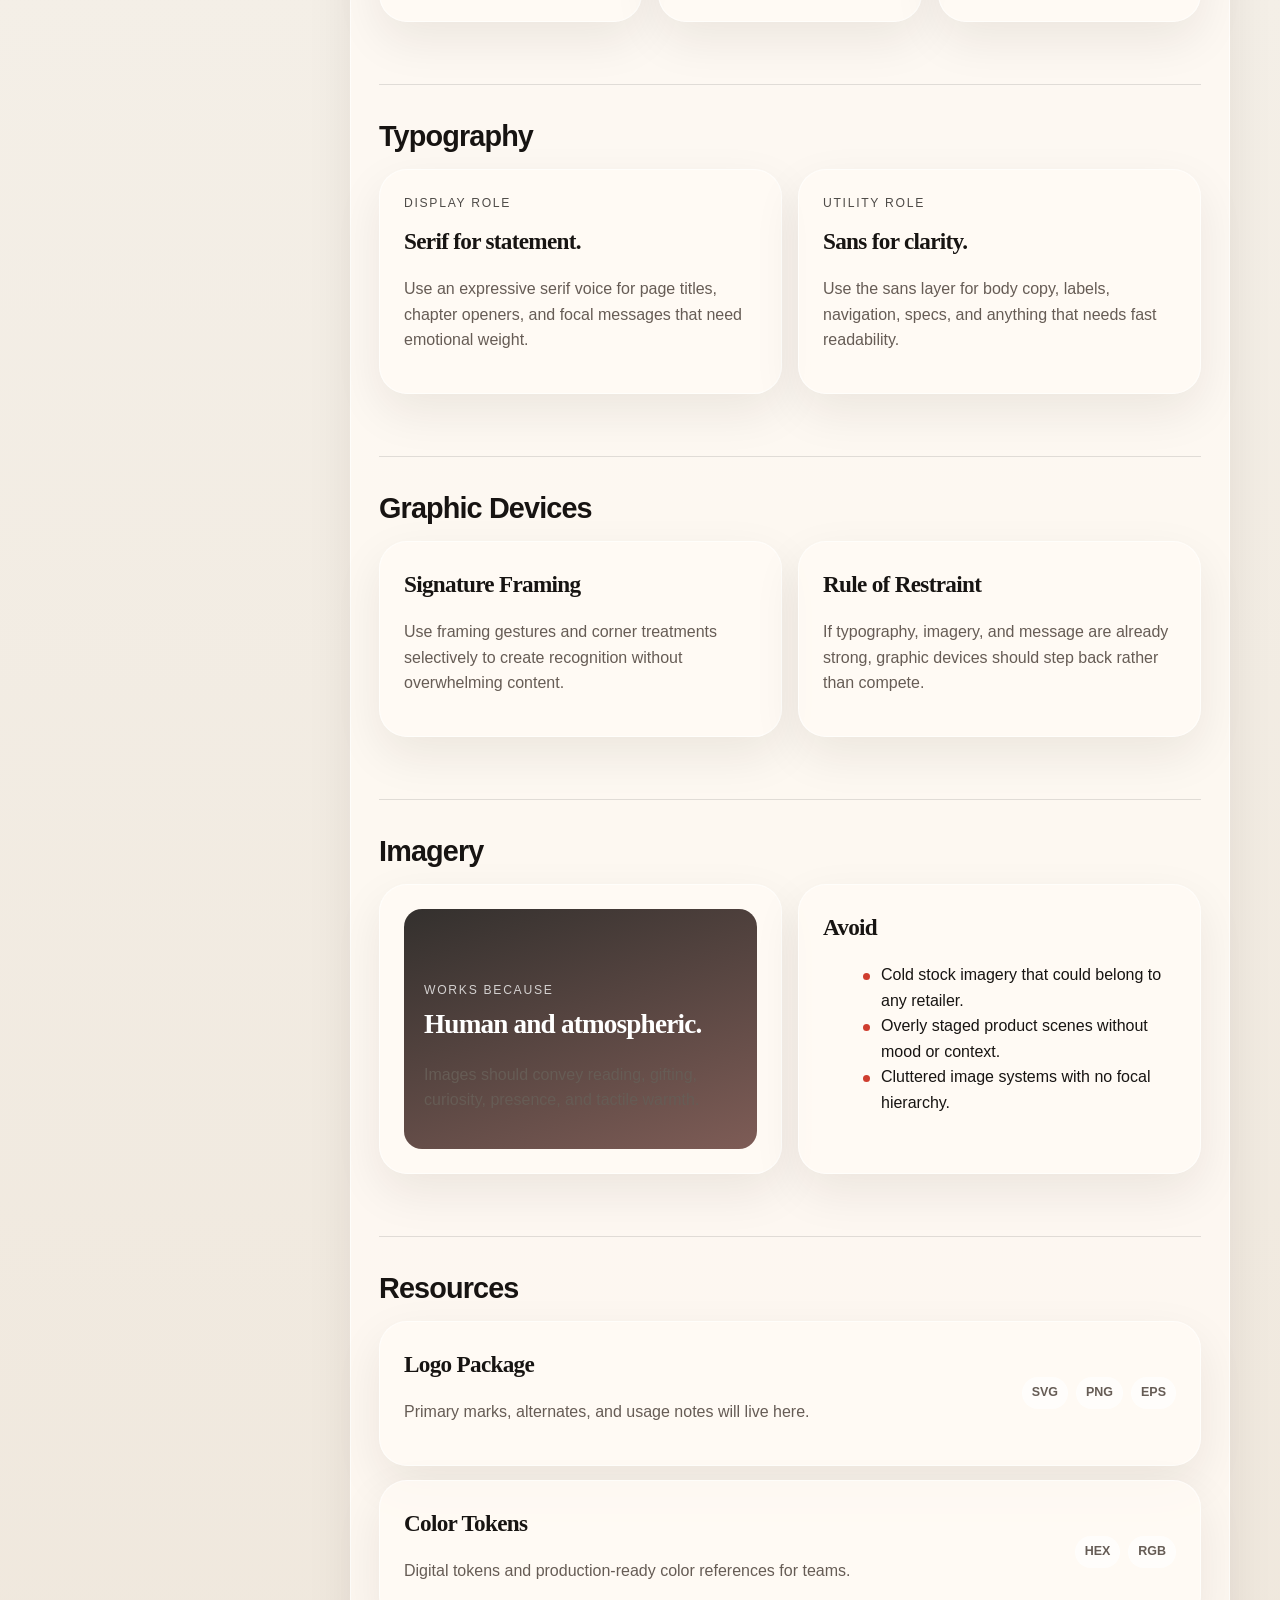
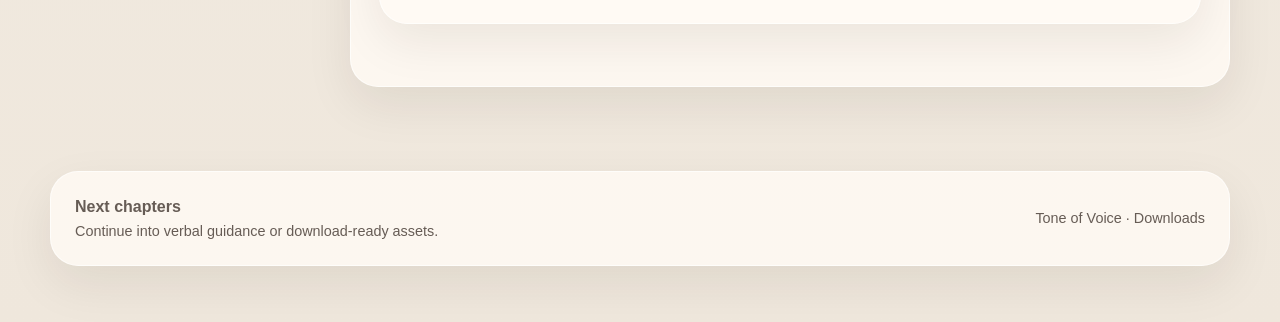
<file: visual-identity.html>
<!DOCTYPE html>
<html lang="da">
<head>
  <meta charset="UTF-8">
  <meta name="viewport" content="width=device-width, initial-scale=1.0">
  <title>Visual Identity · Bog &amp; idé Design Manual</title>
  <meta name="description" content="Visual identity chapter for the new Bog & idé design manual.">
  <link rel="stylesheet" href="styles.css">
</head>
<body>
  <header class="site-header">
    <div class="site-header-inner">
      <a class="brand-mark" href="index.html">
        <strong>Bog &amp; idé</strong>
        <span>Design Manual</span>
      </a>
      <nav class="site-nav" aria-label="Primary">
        <a href="brand.html">Brand</a>
        <a href="tone-of-voice.html">Tone of Voice</a>
        <a href="visual-identity.html" aria-current="page">Visual Identity</a>
        <a href="campaigns.html">Campaigns</a>
        <a href="formats-assets.html">Formats &amp; Assets</a>
        <a href="childrens-universe.html">Children's Universe</a>
        <a href="downloads.html">Downloads</a>
      </nav>
      <div class="header-actions">
        <a class="quick-find" href="#key-rules">Key rules</a>
        <button class="menu-toggle" type="button" data-menu-toggle aria-expanded="false" aria-controls="mobile-nav">Menu</button>
      </div>
    </div>
    <div class="site-header-inner mobile-nav" id="mobile-nav" data-mobile-nav>
      <a href="brand.html">Brand</a>
      <a href="tone-of-voice.html">Tone of Voice</a>
      <a href="visual-identity.html">Visual Identity</a>
      <a href="campaigns.html">Campaigns</a>
      <a href="formats-assets.html">Formats &amp; Assets</a>
      <a href="childrens-universe.html">Children's Universe</a>
      <a href="downloads.html">Downloads</a>
    </div>
  </header>

  <main class="shell">
    <section class="page-hero">
      <div class="page-hero-grid">
        <div class="page-hero-copy">
          <div class="eyebrow">03 Visual Identity</div>
          <h1>The visual system.</h1>
          <p>This chapter defines the core visual language used across campaign work, retail communication, and digital surfaces. The intent is not just consistency, but recognizability with calm confidence.</p>
        </div>
        <aside class="page-hero-side" id="key-rules">
          <div class="kicker">Key Rules</div>
          <ul class="key-rule-list">
            <li>Use the logo with calm breathing room.</li>
            <li>Let red feel intentional, not omnipresent.</li>
            <li>Use serif for statement and sans for utility.</li>
            <li>Prioritize hierarchy before decoration.</li>
            <li>Choose imagery that feels human, not generic.</li>
          </ul>
        </aside>
      </div>
    </section>

    <div class="chapter-layout">
      <aside>
        <div class="kicker">On this page</div>
        <nav>
          <a href="#logo">Logo</a>
          <a href="#color">Color</a>
          <a href="#type">Typography</a>
          <a href="#devices">Graphic Devices</a>
          <a href="#imagery">Imagery</a>
          <a href="#resources">Resources</a>
        </nav>
      </aside>

      <main>
        <section class="content-section" id="logo">
          <h2>Logo</h2>
          <p class="section-intro">The mark should always feel deliberate and well placed. It is a signature, not wallpaper.</p>
          <div class="surface-grid two">
            <article class="rule-card">
              <div class="example-frame light">
                <div class="example-tag">Preferred</div>
                <h3>Bog &amp; idé</h3>
                <p>Placed with room to breathe on light surfaces.</p>
              </div>
            </article>
            <article class="rule-card">
              <h3>Usage Principles</h3>
              <ul class="simple-list">
                <li>Keep the logo clear of competing text and decoration.</li>
                <li>Use approved color versions only.</li>
                <li>Scale with restraint in editorial layouts.</li>
                <li>Reserve the facade-specific version for building or signage contexts.</li>
              </ul>
            </article>
          </div>
        </section>

        <section class="content-section" id="color">
          <h2>Color</h2>
          <p class="section-intro">The palette should feel warm, cultivated, and legible. Red carries attention; neutrals carry the reading experience.</p>
          <div class="surface-grid three">
            <article class="asset-card">
              <div class="swatch" style="background:#cf3d2e;"></div>
              <span class="token">#CF3D2E</span>
              <h3>Brand Red</h3>
              <p>Primary accent for calls to action, highlights, and strong brand presence.</p>
            </article>
            <article class="asset-card">
              <div class="swatch" style="background:#f4efe7;"></div>
              <span class="token">#F4EFE7</span>
              <h3>Warm Paper</h3>
              <p>Base surface for the site and most long-form reading experiences.</p>
            </article>
            <article class="asset-card">
              <div class="swatch" style="background:#171412;"></div>
              <span class="token" style="background:rgba(23,20,18,0.08);">#171412</span>
              <h3>Ink</h3>
              <p>Primary text color and anchor tone for hierarchy.</p>
            </article>
          </div>
        </section>

        <section class="content-section" id="type">
          <h2>Typography</h2>
          <div class="surface-grid two">
            <article class="editorial-card">
              <div class="example-tag">Display Role</div>
              <h3>Serif for statement.</h3>
              <p>Use an expressive serif voice for page titles, chapter openers, and focal messages that need emotional weight.</p>
            </article>
            <article class="editorial-card">
              <div class="example-tag">Utility Role</div>
              <h3>Sans for clarity.</h3>
              <p>Use the sans layer for body copy, labels, navigation, specs, and anything that needs fast readability.</p>
            </article>
          </div>
        </section>

        <section class="content-section" id="devices">
          <h2>Graphic Devices</h2>
          <div class="surface-grid two">
            <article class="rule-card">
              <h3>Signature Framing</h3>
              <p>Use framing gestures and corner treatments selectively to create recognition without overwhelming content.</p>
            </article>
            <article class="rule-card">
              <h3>Rule of Restraint</h3>
              <p>If typography, imagery, and message are already strong, graphic devices should step back rather than compete.</p>
            </article>
          </div>
        </section>

        <section class="content-section" id="imagery">
          <h2>Imagery</h2>
          <div class="surface-grid two">
            <article class="rule-card">
              <div class="example-frame">
                <div class="example-tag">Works Because</div>
                <h3>Human and atmospheric.</h3>
                <p>Images should convey reading, gifting, curiosity, presence, and tactile warmth.</p>
              </div>
            </article>
            <article class="rule-card">
              <h3>Avoid</h3>
              <ul class="simple-list">
                <li>Cold stock imagery that could belong to any retailer.</li>
                <li>Overly staged product scenes without mood or context.</li>
                <li>Cluttered image systems with no focal hierarchy.</li>
              </ul>
            </article>
          </div>
        </section>

        <section class="content-section" id="resources">
          <h2>Resources</h2>
          <div class="download-list">
            <article class="download-card">
              <div>
                <h3>Logo Package</h3>
                <p>Primary marks, alternates, and usage notes will live here.</p>
              </div>
              <div class="download-meta">
                <span class="token">SVG</span>
                <span class="token">PNG</span>
                <span class="token">EPS</span>
              </div>
            </article>
            <article class="download-card">
              <div>
                <h3>Color Tokens</h3>
                <p>Digital tokens and production-ready color references for teams.</p>
              </div>
              <div class="download-meta">
                <span class="token">HEX</span>
                <span class="token">RGB</span>
              </div>
            </article>
          </div>
        </section>
      </main>
    </div>
  </main>

  <footer class="footer shell">
    <div class="surface-card footer-card">
      <div>
        <strong>Next chapters</strong>
        <div class="muted small">Continue into verbal guidance or download-ready assets.</div>
      </div>
      <div class="muted small"><a href="tone-of-voice.html">Tone of Voice</a> · <a href="downloads.html">Downloads</a></div>
    </div>
  </footer>

  <script src="script.js"></script>
</body>
</html>
</file>
<file: styles.css>
:root {
  --bg: #f4efe7;
  --paper: #fffaf4;
  --surface: rgba(255, 250, 244, 0.82);
  --surface-strong: #fffdf9;
  --ink: #171412;
  --muted: #665c55;
  --line: rgba(23, 20, 18, 0.12);
  --line-strong: rgba(23, 20, 18, 0.2);
  --accent: #cf3d2e;
  --accent-soft: #f2c7bc;
  --accent-deep: #8f2419;
  --sand: #ead8c6;
  --gold: #b98d3d;
  --shadow: 0 18px 48px rgba(37, 25, 16, 0.08);
  --radius-lg: 28px;
  --radius-md: 20px;
  --radius-sm: 14px;
  --max: 1180px;
  --header-h: 84px;
}

* {
  box-sizing: border-box;
}

html {
  scroll-behavior: smooth;
}

body {
  margin: 0;
  font-family: "Aptos", "Segoe UI", "Helvetica Neue", sans-serif;
  color: var(--ink);
  background:
    radial-gradient(circle at top left, rgba(207, 61, 46, 0.1), transparent 22%),
    radial-gradient(circle at 85% 8%, rgba(185, 141, 61, 0.12), transparent 18%),
    linear-gradient(180deg, #f8f1e8 0%, #f4efe7 45%, #efe7dc 100%);
  line-height: 1.6;
}

img {
  max-width: 100%;
  display: block;
}

a {
  color: inherit;
  text-decoration: none;
}

button {
  font: inherit;
}

.shell {
  width: min(var(--max), calc(100% - 40px));
  margin: 0 auto;
}

.site-header {
  position: sticky;
  top: 0;
  z-index: 40;
  backdrop-filter: blur(18px);
  background: rgba(244, 239, 231, 0.78);
  border-bottom: 1px solid rgba(23, 20, 18, 0.08);
}

.site-header-inner {
  width: min(var(--max), calc(100% - 40px));
  min-height: var(--header-h);
  margin: 0 auto;
  display: flex;
  align-items: center;
  justify-content: space-between;
  gap: 20px;
}

.brand-mark {
  display: flex;
  flex-direction: column;
  gap: 2px;
}

.brand-mark strong,
.hero-title,
.display,
.section-title,
.chapter-card h3,
.feature-card h3,
.page-hero h1,
.rule-card h3,
.principle-card strong,
.download-card h3,
.topic-panel h3,
.editorial-card h3,
.asset-card h3 {
  font-family: "Iowan Old Style", "Palatino Linotype", "Book Antiqua", Georgia, serif;
}

.brand-mark strong {
  font-size: 1.2rem;
  font-weight: 700;
  letter-spacing: -0.02em;
}

.brand-mark span {
  font-size: 0.78rem;
  letter-spacing: 0.12em;
  text-transform: uppercase;
  color: var(--muted);
}

.site-nav {
  display: flex;
  align-items: center;
  gap: 10px;
}

.site-nav a {
  padding: 10px 14px;
  border-radius: 999px;
  color: var(--muted);
  transition: 180ms ease;
}

.site-nav a:hover,
.site-nav a[aria-current="page"] {
  background: rgba(255, 255, 255, 0.72);
  color: var(--ink);
}

.header-actions {
  display: flex;
  align-items: center;
  gap: 12px;
}

.quick-find {
  border: 1px solid var(--line);
  padding: 11px 16px;
  border-radius: 999px;
  color: var(--muted);
  background: rgba(255, 255, 255, 0.46);
}

.menu-toggle {
  display: none;
  border: 0;
  background: var(--ink);
  color: #fff;
  padding: 10px 14px;
  border-radius: 999px;
}

.mobile-nav {
  display: none;
  padding-bottom: 18px;
}

.mobile-nav a {
  display: block;
  padding: 14px 0;
  border-bottom: 1px solid var(--line);
}

.hero {
  padding: 56px 0 42px;
}

.hero-grid,
.page-hero-grid,
.two-col {
  display: grid;
  grid-template-columns: 1.15fr 0.85fr;
  gap: 28px;
  align-items: stretch;
}

.hero-copy,
.hero-panel,
.page-hero-copy,
.page-hero-side,
.surface-card,
.chapter-card,
.task-card,
.principle-card,
.feature-card,
.download-card,
.topic-panel,
.rule-card,
.editorial-card,
.asset-card,
.chapter-layout main,
.chapter-layout aside {
  background: var(--surface);
  border: 1px solid rgba(255, 255, 255, 0.6);
  box-shadow: var(--shadow);
  border-radius: var(--radius-lg);
}

.hero-copy,
.page-hero-copy {
  padding: 44px;
  position: relative;
  overflow: hidden;
}

.hero-copy::before,
.page-hero-copy::before {
  content: "";
  position: absolute;
  inset: auto auto -40px -20px;
  width: 180px;
  height: 180px;
  border-radius: 50%;
  background: radial-gradient(circle, rgba(207, 61, 46, 0.18), transparent 68%);
}

.eyebrow {
  display: inline-flex;
  align-items: center;
  gap: 10px;
  font-size: 0.75rem;
  font-weight: 700;
  letter-spacing: 0.16em;
  text-transform: uppercase;
  color: var(--accent-deep);
  margin-bottom: 18px;
}

.eyebrow::before {
  content: "";
  width: 34px;
  height: 1px;
  background: currentColor;
}

.hero-title,
.page-hero h1 {
  margin: 0;
  font-size: clamp(2.8rem, 7vw, 5.5rem);
  line-height: 0.94;
  letter-spacing: -0.045em;
}

.hero-copy p,
.page-hero-copy p,
.section-intro,
.card-copy,
.rule-card p,
.editorial-card p,
.asset-card p,
.download-card p,
.task-card p,
.chapter-card p,
.feature-card p,
.topic-panel p,
.principle-card p {
  color: var(--muted);
}

.hero-actions {
  display: flex;
  flex-wrap: wrap;
  gap: 14px;
  margin-top: 26px;
}

.btn,
.btn-secondary {
  display: inline-flex;
  align-items: center;
  justify-content: center;
  min-height: 48px;
  padding: 0 18px;
  border-radius: 999px;
  font-weight: 700;
  transition: transform 180ms ease, box-shadow 180ms ease, background 180ms ease;
}

.btn {
  color: #fff;
  background: linear-gradient(135deg, var(--accent), var(--accent-deep));
  box-shadow: 0 14px 28px rgba(143, 36, 25, 0.24);
}

.btn-secondary {
  border: 1px solid var(--line-strong);
  background: rgba(255, 255, 255, 0.6);
}

.btn:hover,
.btn-secondary:hover {
  transform: translateY(-1px);
}

.hero-panel {
  padding: 26px;
  display: grid;
  gap: 16px;
  background: linear-gradient(180deg, rgba(255, 248, 242, 0.95), rgba(234, 216, 198, 0.82));
}

.hero-panel-top {
  display: flex;
  justify-content: space-between;
  gap: 18px;
  align-items: start;
}

.hero-panel-top strong {
  font-size: 1.1rem;
}

.pill {
  display: inline-flex;
  align-items: center;
  min-height: 30px;
  padding: 0 12px;
  border-radius: 999px;
  background: rgba(255, 255, 255, 0.7);
  color: var(--accent-deep);
  font-size: 0.78rem;
  font-weight: 700;
  letter-spacing: 0.08em;
  text-transform: uppercase;
}

.panel-list {
  display: grid;
  gap: 10px;
}

.panel-list li,
.key-rule-list li,
.simple-list li {
  list-style: none;
  position: relative;
  padding-left: 18px;
}

.panel-list li::before,
.key-rule-list li::before,
.simple-list li::before {
  content: "";
  position: absolute;
  left: 0;
  top: 11px;
  width: 7px;
  height: 7px;
  border-radius: 50%;
  background: var(--accent);
}

section {
  padding: 26px 0 34px;
}

.section-head {
  display: flex;
  justify-content: space-between;
  align-items: end;
  gap: 20px;
  margin-bottom: 22px;
}

.kicker {
  font-size: 0.76rem;
  letter-spacing: 0.16em;
  text-transform: uppercase;
  color: var(--accent-deep);
  font-weight: 700;
  margin-bottom: 10px;
}

.section-title {
  margin: 0;
  font-size: clamp(1.9rem, 4vw, 3rem);
  letter-spacing: -0.04em;
  line-height: 0.98;
}

.card-grid.three {
  display: grid;
  grid-template-columns: repeat(3, 1fr);
  gap: 18px;
}

.card-grid.four {
  display: grid;
  grid-template-columns: repeat(4, 1fr);
  gap: 18px;
}

.chapter-card,
.task-card,
.principle-card,
.feature-card,
.download-card,
.topic-panel,
.rule-card,
.editorial-card,
.asset-card {
  padding: 24px;
}

.chapter-card {
  display: flex;
  flex-direction: column;
  min-height: 250px;
}

.chapter-number {
  font-size: 0.74rem;
  letter-spacing: 0.16em;
  text-transform: uppercase;
  color: var(--accent-deep);
  font-weight: 700;
  margin-bottom: 10px;
}

.chapter-card h3,
.feature-card h3,
.download-card h3,
.editorial-card h3,
.asset-card h3,
.rule-card h3,
.topic-panel h3 {
  margin: 0 0 12px;
  font-size: 1.45rem;
  letter-spacing: -0.03em;
}

.link-row,
.meta-link {
  margin-top: auto;
  color: var(--accent-deep);
  font-weight: 700;
}

.task-card {
  background: linear-gradient(180deg, rgba(255,255,255,0.78), rgba(242,199,188,0.35));
}

.principle-card {
  min-height: 180px;
}

.principle-card strong {
  display: block;
  font-size: 1.5rem;
  margin-bottom: 10px;
  letter-spacing: -0.03em;
}

.feature-card {
  min-height: 300px;
  display: flex;
  flex-direction: column;
  justify-content: space-between;
}

.feature-card.visual {
  background: linear-gradient(160deg, rgba(255,250,244,0.98), rgba(242,199,188,0.55));
}

.feature-card.campaign {
  background: linear-gradient(160deg, rgba(255,250,244,0.98), rgba(234,216,198,0.88));
}

.mini-stat {
  display: inline-flex;
  gap: 10px;
  align-items: center;
  color: var(--muted);
  font-size: 0.86rem;
}

.footer {
  padding: 36px 0 56px;
  color: var(--muted);
}

.footer-card {
  padding: 22px 24px;
  display: flex;
  justify-content: space-between;
  gap: 18px;
  align-items: center;
}

.page-hero {
  padding: 40px 0 22px;
}

.page-hero-copy {
  min-height: 100%;
}

.page-hero-side {
  padding: 24px;
}

.key-rule-list {
  display: grid;
  gap: 10px;
  margin: 18px 0 0;
  padding: 0;
}

.chapter-layout {
  display: grid;
  grid-template-columns: 280px 1fr;
  gap: 20px;
  align-items: start;
  padding-bottom: 48px;
}

.chapter-layout aside {
  position: sticky;
  top: calc(var(--header-h) + 18px);
  padding: 22px;
}

.chapter-layout aside nav {
  display: grid;
  gap: 4px;
  margin-top: 14px;
}

.chapter-layout aside a {
  padding: 10px 12px;
  border-radius: 12px;
  color: var(--muted);
}

.chapter-layout aside a:hover {
  background: rgba(255,255,255,0.68);
  color: var(--ink);
}

.chapter-layout main {
  padding: 28px;
}

.content-section + .content-section {
  margin-top: 28px;
  padding-top: 28px;
  border-top: 1px solid var(--line);
}

.content-section h2 {
  margin: 0 0 10px;
  font-size: 1.8rem;
  letter-spacing: -0.03em;
}

.surface-grid.two {
  display: grid;
  grid-template-columns: repeat(2, 1fr);
  gap: 16px;
}

.surface-grid.three {
  display: grid;
  grid-template-columns: repeat(3, 1fr);
  gap: 16px;
}

.swatch {
  min-height: 180px;
  border-radius: 18px;
  margin-bottom: 14px;
  border: 1px solid rgba(0,0,0,0.06);
}

.token {
  display: inline-flex;
  padding: 6px 10px;
  border-radius: 999px;
  background: rgba(255,255,255,0.7);
  color: var(--muted);
  font-size: 0.78rem;
  font-weight: 700;
}

.example-frame {
  min-height: 240px;
  border-radius: 18px;
  padding: 20px;
  display: flex;
  flex-direction: column;
  justify-content: end;
  background: linear-gradient(160deg, rgba(23,20,18,0.88), rgba(81,37,31,0.74));
  color: #fff;
}

.example-frame.light {
  background: linear-gradient(160deg, rgba(255,250,244,1), rgba(242,199,188,0.56));
  color: var(--ink);
}

.example-tag {
  font-size: 0.76rem;
  letter-spacing: 0.14em;
  text-transform: uppercase;
  margin-bottom: 10px;
  opacity: 0.76;
}

.example-frame h3 {
  margin: 0 0 8px;
  font-size: 1.7rem;
  line-height: 1;
}

.download-list {
  display: grid;
  gap: 14px;
}

.download-card {
  display: flex;
  justify-content: space-between;
  gap: 16px;
  align-items: center;
}

.download-meta {
  display: flex;
  flex-wrap: wrap;
  gap: 8px;
}

.muted {
  color: var(--muted);
}

.small {
  font-size: 0.9rem;
}

@media (max-width: 1024px) {
  .hero-grid,
  .page-hero-grid,
  .two-col,
  .chapter-layout,
  .surface-grid.two,
  .surface-grid.three,
  .card-grid.three,
  .card-grid.four {
    grid-template-columns: 1fr;
  }

  .chapter-layout aside {
    position: static;
  }
}

@media (max-width: 760px) {
  .site-nav,
  .quick-find {
    display: none;
  }

  .menu-toggle {
    display: inline-flex;
  }

  .mobile-nav.open {
    display: block;
  }

  .site-header-inner,
  .shell {
    width: min(var(--max), calc(100% - 24px));
  }

  .hero-copy,
  .page-hero-copy,
  .chapter-layout main,
  .chapter-layout aside,
  .chapter-card,
  .task-card,
  .principle-card,
  .feature-card,
  .download-card,
  .topic-panel,
  .rule-card,
  .editorial-card,
  .asset-card,
  .hero-panel,
  .page-hero-side {
    padding: 20px;
  }

  .hero-title,
  .page-hero h1 {
    font-size: 2.7rem;
  }

  .footer-card,
  .download-card {
    flex-direction: column;
    align-items: start;
  }
}
</file>
